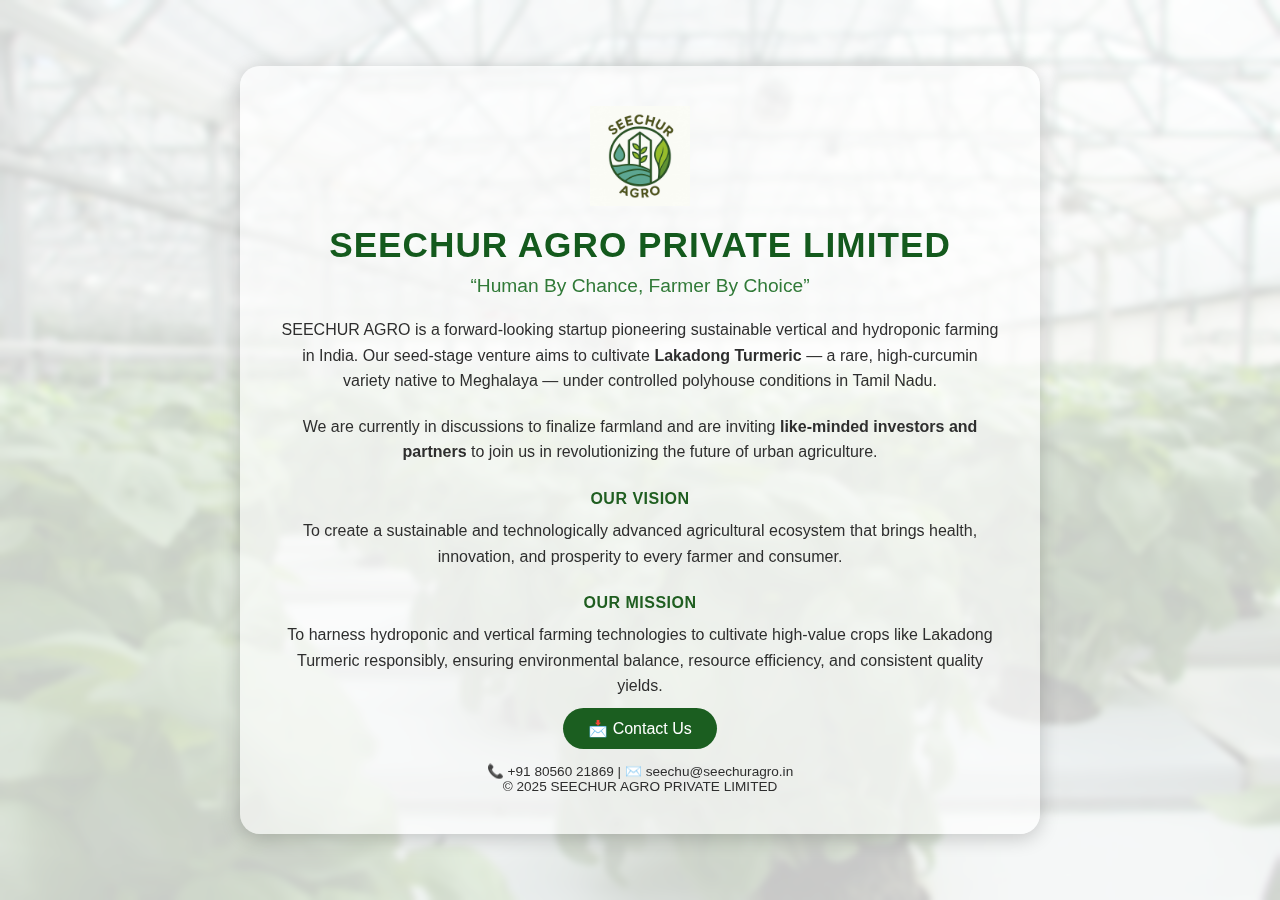
<file: index.html>
<!DOCTYPE html>
<html lang="en">
<head>
  <meta charset="UTF-8" />
  <meta name="viewport" content="width=device-width, initial-scale=1.0" />
  <title>SEECHUR AGRO PRIVATE LIMITED</title>
  <style>
    * {
      margin: 0;
      padding: 0;
      box-sizing: border-box;
      font-family: "Poppins", sans-serif;
    }

    body {
      height: 100vh;
      background: url('hydroponic-bg.jpg') center/cover no-repeat fixed;
      position: relative;
      color: #1b3d0f;
      display: flex;
      justify-content: center;
      align-items: center;
      text-align: center;
    }

    /* Soft overlay for text clarity */
    body::before {
      content: "";
      position: absolute;
      top: 0;
      left: 0;
      width: 100%;
      height: 100%;
      background: rgba(255, 255, 255, 0.78);
      backdrop-filter: blur(3px);
      z-index: 0;
    }

    .container {
      position: relative;
      z-index: 1;
      max-width: 800px;
      padding: 40px;
      background: rgba(255, 255, 255, 0.6);
      border-radius: 20px;
      box-shadow: 0 4px 20px rgba(0, 0, 0, 0.2);
    }

    h1 {
      color: #145a1d;
      font-size: 2.2em;
      margin-bottom: 10px;
      text-transform: uppercase;
      letter-spacing: 1px;
    }

    h2 {
      font-weight: 500;
      color: #317a38;
      font-size: 1.2em;
      margin-bottom: 20px;
    }

    p {
      color: #2e2e2e;
      font-size: 1em;
      line-height: 1.6;
      margin-bottom: 20px;
    }

    .section-title {
      font-weight: 600;
      color: #1f5e20;
      margin-top: 25px;
      margin-bottom: 10px;
      text-transform: uppercase;
      letter-spacing: 0.5px;
    }

    .contact {
      background: #1b5e20;
      color: white;
      padding: 12px 25px;
      border-radius: 25px;
      text-decoration: none;
      font-weight: 500;
      transition: 0.3s;
    }

    .contact:hover {
      background: #388e3c;
    }

    footer {
      margin-top: 25px;
      font-size: 0.85em;
      color: #2e2e2e;
    }
  </style>
</head>
<body>
  <div class="container">
    <img src="logo.png" alt="Seechur Agro Logo" width="100" style="margin-bottom: 15px;" />
    <h1>SEECHUR AGRO PRIVATE LIMITED</h1>
    <h2>“Human By Chance, Farmer By Choice”</h2>

    <p>
      SEECHUR AGRO is a forward-looking startup pioneering sustainable vertical and hydroponic farming in India.
      Our seed-stage venture aims to cultivate <b>Lakadong Turmeric</b> — a rare, high-curcumin variety native to Meghalaya —
      under controlled polyhouse conditions in Tamil Nadu.
    </p>

    <p>
      We are currently in discussions to finalize farmland and are inviting <b>like-minded investors and partners</b> to join us
      in revolutionizing the future of urban agriculture.
    </p>

    <div class="section-title">Our Vision</div>
    <p>
      To create a sustainable and technologically advanced agricultural ecosystem that brings health, innovation, and
      prosperity to every farmer and consumer.
    </p>

    <div class="section-title">Our Mission</div>
    <p>
      To harness hydroponic and vertical farming technologies to cultivate high-value crops like Lakadong Turmeric
      responsibly, ensuring environmental balance, resource efficiency, and consistent quality yields.
    </p>

    <a href="mailto:seechu@seechuragro.in" class="contact">📩 Contact Us</a>
    <footer>
      📞 +91 80560 21869 | ✉️ seechu@seechuragro.in <br />
      © 2025 SEECHUR AGRO PRIVATE LIMITED
    </footer>
  </div>
</body>
</html>
</file>
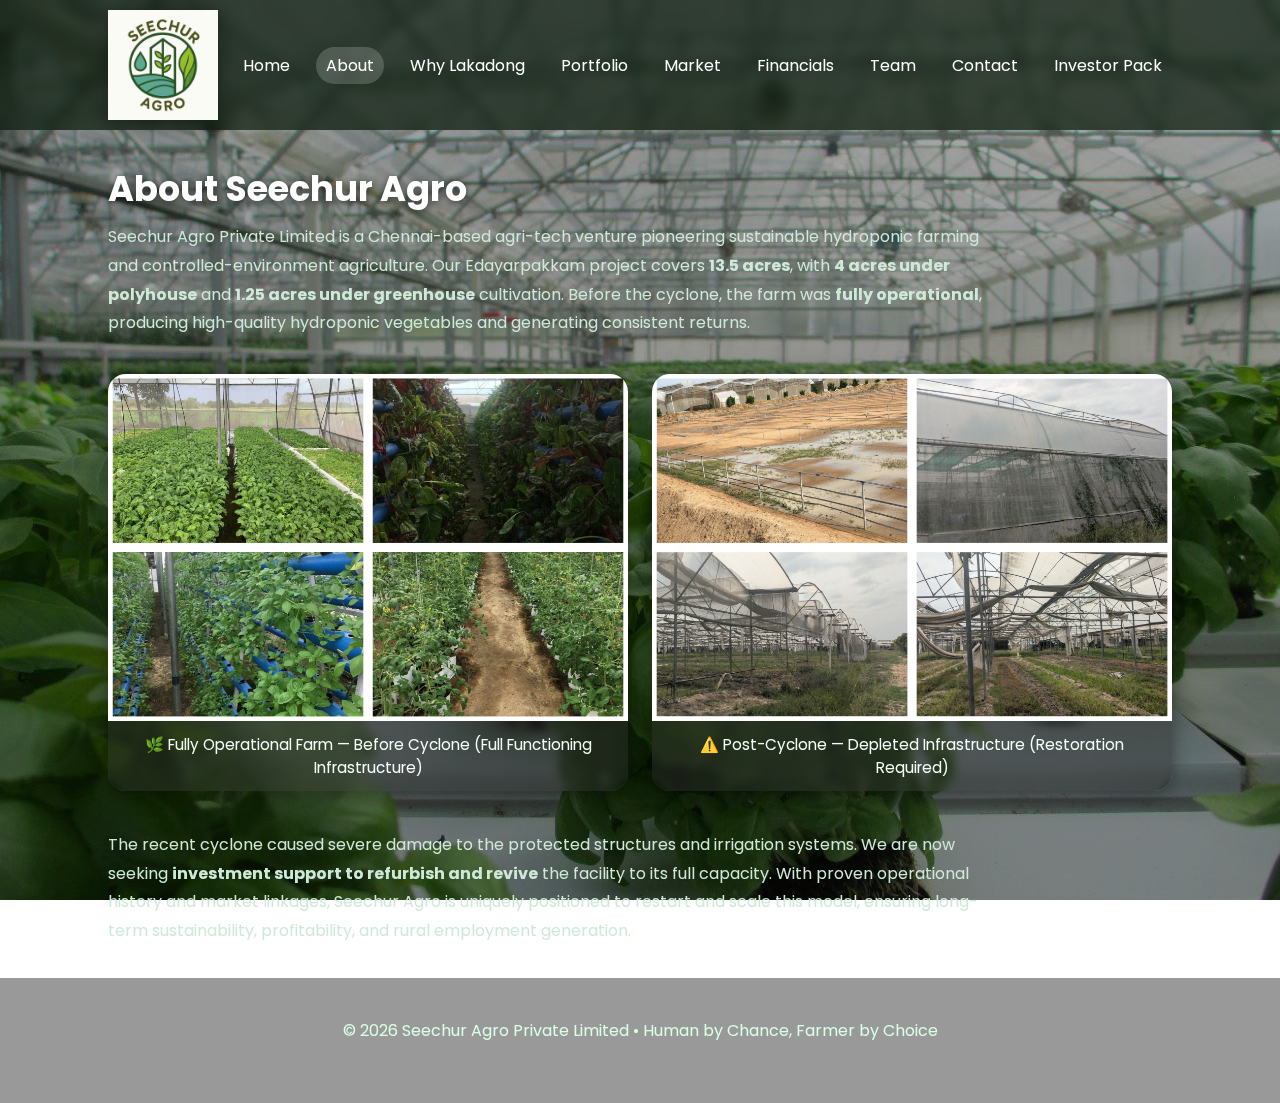
<file: about.html>
<!DOCTYPE html>
<html lang="en">
<head>
<meta charset="utf-8" />
<meta name="viewport" content="width=device-width, initial-scale=1" />
<title>About • Seechur Agro Private Limited</title>

<link rel="preconnect" href="https://fonts.googleapis.com">
<link href="https://fonts.googleapis.com/css2?family=Poppins:wght@400;600;700&display=swap" rel="stylesheet">

<style>
  :root{
    --text:#f3fff6;
    --muted:#cfe9d8;
    --accent:#1f7a4d;
    --nav-bg:rgba(10,25,10,0.7);
    --max:1100px;
  }
  *{box-sizing:border-box;margin:0;padding:0}
  body{
    font-family:'Poppins',system-ui,-apple-system,"Segoe UI",Roboto,Arial;
    color:var(--text);
    min-height:100vh;
  }

  body::before{
    content:""; position:fixed; inset:0; z-index:-1;
    background:
      linear-gradient(180deg, rgba(0,0,0,.3), rgba(0,0,0,.4)),
      url('hydroponic-bg.jpg?v=7') center/cover no-repeat;
    filter:saturate(1.1) brightness(0.95);
  }

  .site-nav{
    position:sticky; top:0; z-index:50;
    background:var(--nav-bg); backdrop-filter:blur(6px);
  }
  .nav-inner{
    max-width:var(--max); margin:0 auto;
    padding:10px 18px; display:flex; align-items:center; gap:14px;
  }
  .brand img{
    width:110px; height:auto; object-fit:contain; display:block;
    filter:drop-shadow(0 4px 12px rgba(0,0,0,.45));
  }

  .menu{margin-left:auto;display:flex;gap:16px;flex-wrap:wrap}
  .menu a{
    color:#ffffff;
    text-decoration:none;
    padding:6px 10px;
    border-radius:999px;
    transition:.25s;
  }
  .menu a:hover,.menu a.active{
    background:rgba(255,255,255,0.18);
  }

  .container{max-width:var(--max);margin:0 auto;padding:32px 18px;}
  h1{
    font-size:2.2rem;
    font-weight:700;
    margin-bottom:8px;
    color:#ffffff;
    text-shadow:0 2px 8px rgba(0,0,0,.55);
  }
  .intro{
    max-width:900px;
    line-height:1.8;
    color:var(--muted);
    margin-bottom:36px;
  }

  /* Image cards */
  .photo-grid{
    display:grid;
    grid-template-columns:repeat(auto-fit,minmax(300px,1fr));
    gap:24px;
    margin-bottom:40px;
  }
  figure{
    position:relative;
    overflow:hidden;
    border-radius:18px;
    background:rgba(255,255,255,0.12);
    box-shadow:0 4px 20px rgba(0,0,0,0.4);
  }
  figure img{
    width:100%;
    height:auto;
    display:block;
    transition:transform 0.4s ease;
  }
  figure:hover img{
    transform:scale(1.03);
  }
  figcaption{
    padding:12px;
    font-size:0.95rem;
    text-align:center;
    color:#f3fff6;
    background:rgba(0,0,0,0.35);
    backdrop-filter:blur(4px);
  }

  .closing{
    max-width:900px;
    line-height:1.8;
    color:var(--muted);
    margin-top:20px;
  }

  footer{
    text-align:center;
    color:#d9ffe6;
    padding:40px 12px 60px;
    background:rgba(0,0,0,0.4);
    backdrop-filter:blur(4px);
  }

  @media (max-width:720px){
    .brand img{width:84px;}
    h1{font-size:1.9rem;}
    .nav-inner{padding:10px 12px;}
  }
</style>
</head>
<body>

<nav class="site-nav">
  <div class="nav-inner">
    <a class="brand" href="index.html">
      <img src="logo.png?v=7" alt="Seechur Agro logo">
    </a>
    <div class="menu">
      <a href="index.html">Home</a>
      <a class="active" href="about.html">About</a>
      <a href="why-lakadong.html">Why Lakadong</a>
      <a href="portfolio.html">Portfolio</a>
      <a href="market.html">Market</a>
      <a href="financials.html">Financials</a>
      <a href="team.html">Team</a>
      <a href="contact.html">Contact</a>
      <a href="investor-pack.html">Investor Pack</a>
    </div>
  </div>
</nav>

<main class="container">
  <h1>About Seechur Agro</h1>
  <p class="intro">
    Seechur Agro Private Limited is a Chennai-based agri-tech venture pioneering sustainable hydroponic farming and controlled-environment agriculture.
    Our Edayarpakkam project covers <b>13.5 acres</b>, with <b>4 acres under polyhouse</b> and <b>1.25 acres under greenhouse</b> cultivation.
    Before the cyclone, the farm was <b>fully operational</b>, producing high-quality hydroponic vegetables and generating consistent returns.
  </p>

  <div class="photo-grid">
    <figure>
      <img src="edayarpakkam-before.jpg" alt="Edayarpakkam farm before cyclone">
      <figcaption>🌿 Fully Operational Farm — Before Cyclone (Full Functioning Infrastructure)</figcaption>
    </figure>
    <figure>
      <img src="edayarpakkam-after.jpg" alt="Edayarpakkam farm after cyclone">
      <figcaption>⚠️ Post-Cyclone — Depleted Infrastructure (Restoration Required)</figcaption>
    </figure>
  </div>

  <p class="closing">
    The recent cyclone caused severe damage to the protected structures and irrigation systems.
    We are now seeking <b>investment support to refurbish and revive</b> the facility to its full capacity.
    With proven operational history and market linkages, Seechur Agro is uniquely positioned to restart and scale this model,
    ensuring long-term sustainability, profitability, and rural employment generation.
  </p>
</main>

<footer>
  © <span id="year"></span> Seechur Agro Private Limited • Human by Chance, Farmer by Choice
</footer>

<script>
(function(){
  const y=document.getElementById('year');
  if(y) y.textContent=new Date().getFullYear();
  const current=(location.pathname.split('/').pop()||'about.html').toLowerCase();
  document.querySelectorAll('.menu a').forEach(a=>{
    if(a.getAttribute('href').toLowerCase()===current) a.classList.add('active');
  });
})();
</script>
</body>
</html>
</file>
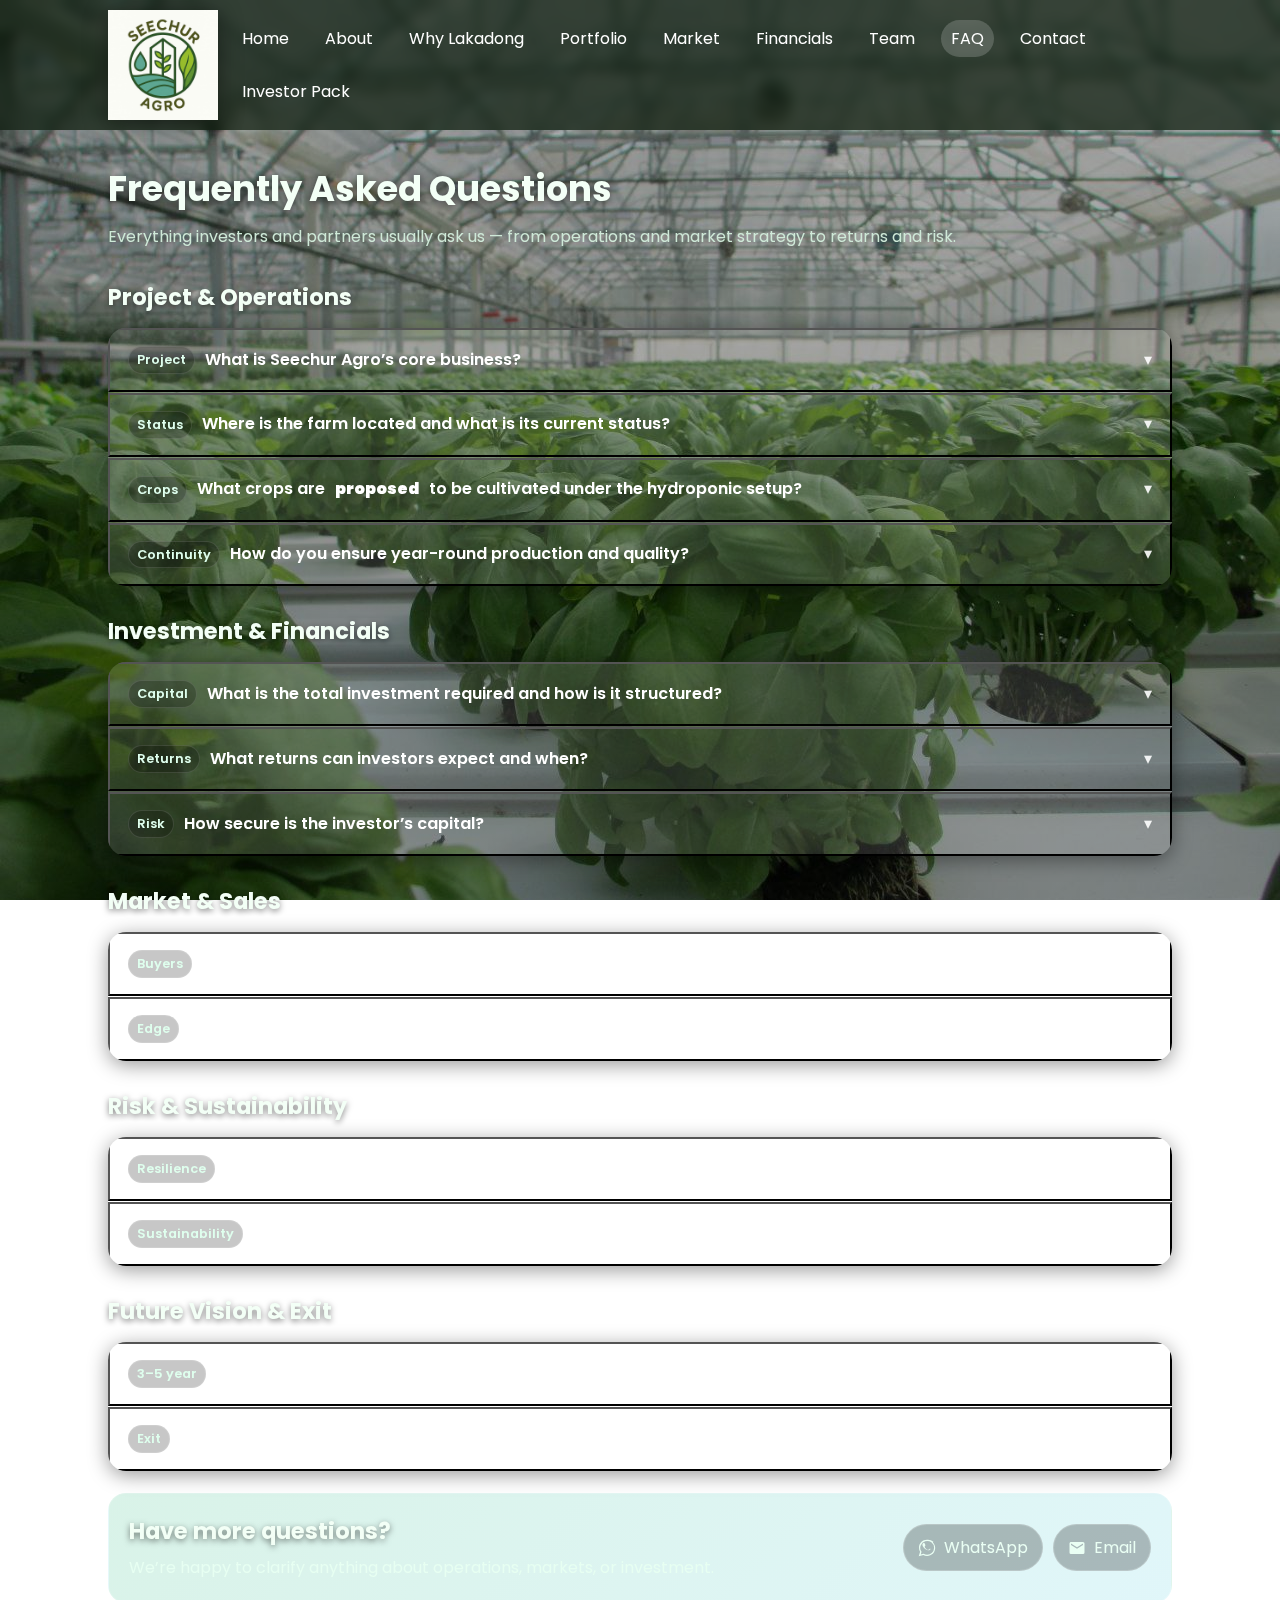
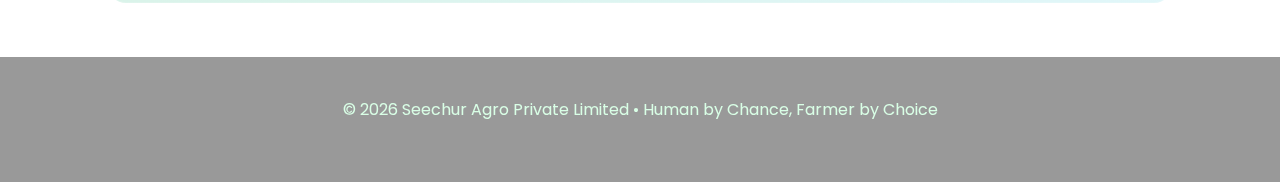
<file: faq.html>
<!DOCTYPE html>
<html lang="en">
<head>
<meta charset="utf-8" />
<meta name="viewport" content="width=device-width, initial-scale=1" />
<title>FAQ • Seechur Agro Private Limited</title>

<link rel="preconnect" href="https://fonts.googleapis.com">
<link href="https://fonts.googleapis.com/css2?family=Poppins:wght@400;600;700&display=swap" rel="stylesheet">

<style>
  :root{
    --text:#f3fff6; --muted:#cfe9d8; --nav-bg:rgba(10,25,10,0.7);
    --glass:rgba(255,255,255,.12); --max:1100px;
    --accent:#2dbb7f; --accent-2:#56cfe1; --hover:#33d18f;
  }
  *{box-sizing:border-box;margin:0;padding:0}
  body{font-family:'Poppins',system-ui,-apple-system,"Segoe UI",Roboto,Arial;color:var(--text);min-height:100vh;}
  body::before{
    content:""; position:fixed; inset:0; z-index:-1;
    background:
      linear-gradient(180deg, rgba(0,0,0,.30), rgba(0,0,0,.40)),
      url('hydroponic-bg.jpg?v=21') center/cover no-repeat;
    filter:saturate(1.05) brightness(.97);
  }

  /* NAV */
  .site-nav{position:sticky; top:0; z-index:50; background:var(--nav-bg); backdrop-filter:blur(6px);}
  .nav-inner{max-width:var(--max); margin:0 auto; padding:10px 18px; display:flex; align-items:center; gap:14px;}
  .brand img{width:110px; height:auto; object-fit:contain; display:block; filter:drop-shadow(0 4px 12px rgba(0,0,0,.45));}
  .menu{margin-left:auto; display:flex; gap:16px; flex-wrap:wrap}
  .menu a{color:#fff; text-decoration:none; padding:6px 10px; border-radius:999px; transition:.25s;}
  .menu a:hover,.menu a.active{background:rgba(255,255,255,.18)}

  /* LAYOUT */
  .container{max-width:var(--max); margin:0 auto; padding:32px 18px;}
  h1{font-size:2.2rem; font-weight:700; margin-bottom:8px; text-shadow:0 2px 8px rgba(0,0,0,.55)}
  h2{font-size:1.4rem; margin-top:28px; margin-bottom:10px; text-shadow:0 2px 6px rgba(0,0,0,.5)}
  p{line-height:1.8; color:var(--muted); margin-bottom:16px;}

  /* ACCORDION */
  .faq-section{margin-top:18px}
  .accordion{
    background:var(--glass);
    border-radius:18px; box-shadow:0 4px 20px rgba(0,0,0,.4);
    overflow:hidden; margin:14px 0; opacity:0; transform:translateY(14px);
    transition:opacity .6s ease, transform .6s ease;
  }
  .accordion.show{opacity:1; transform:translateY(0);}
  .acc-item{border-bottom:1px solid rgba(255,255,255,.14)}
  .acc-item:last-child{border-bottom:none}
  .acc-btn{
    width:100%; text-align:left; background:transparent; color:#fff;
    padding:16px 18px; font:600 1rem/1.4 Poppins, system-ui, sans-serif;
    display:flex; align-items:center; gap:10px; cursor:pointer;
  }
  .acc-btn .tag{
    padding:4px 8px; border-radius:999px; font-size:.8rem;
    background:rgba(0,0,0,.22); border:1px solid rgba(255,255,255,.12); color:#dfffee;
  }
  .acc-btn .chev{
    margin-left:auto; transition:transform .25s ease; opacity:.9;
  }
  .acc-btn.active .chev{ transform:rotate(180deg); }
  .acc-panel{
    max-height:0; overflow:hidden; transition:max-height .35s ease;
    padding:0 18px 0 18px; background:rgba(0,0,0,.15);
  }
  .acc-panel p, .acc-panel ul{color:#cfe9d8}
  .acc-panel .inner{padding:0 0 16px 0}
  .acc-panel ul{margin:10px 0 10px 20px; line-height:1.7}

  /* CTA */
  .cta{
    background:linear-gradient(135deg, rgba(45,187,127,.18), rgba(86,207,225,.18));
    border:1px solid rgba(255,255,255,.16);
    border-radius:18px; padding:20px; margin:22px 0;
    display:flex; gap:12px; flex-wrap:wrap; align-items:center; justify-content:space-between;
  }
  .btn{
    display:inline-flex; align-items:center; gap:8px; text-decoration:none;
    padding:10px 14px; border-radius:999px; border:1px solid rgba(255,255,255,.2);
    background:rgba(0,0,0,.25); color:#eafff4; transition:.2s;
  }
  .btn:hover{ transform:translateY(-1px); background:rgba(0,0,0,.35) }

  footer{text-align:center; color:#d9ffe6; padding:40px 12px 60px; background:rgba(0,0,0,.4); backdrop-filter:blur(4px)}
  @media (max-width:720px){ .brand img{width:84px;} h1{font-size:1.9rem;} .nav-inner{padding:10px 12px;} }
</style>
</head>
<body>

<nav class="site-nav">
  <div class="nav-inner">
    <a class="brand" href="index.html"><img src="logo.png?v=21" alt="Seechur Agro logo"></a>
    <div class="menu">
      <a href="index.html">Home</a>
      <a href="about.html">About</a>
      <a href="why-lakadong.html">Why Lakadong</a>
      <a href="portfolio.html">Portfolio</a>
      <a href="market.html">Market</a>
      <a href="financials.html">Financials</a>
      <a href="team.html">Team</a>
      <a class="active" href="faq.html">FAQ</a>
      <a href="contact.html">Contact</a>
      <a href="investor-pack.html">Investor Pack</a>
    </div>
  </div>
</nav>

<main class="container">
  <h1>Frequently Asked Questions</h1>
  <p>Everything investors and partners usually ask us — from operations and market strategy to returns and risk.</p>

  <!-- Section: Project & Operations -->
  <section class="faq-section">
    <h2>Project & Operations</h2>
    <div class="accordion">
      <!-- Q1 -->
      <div class="acc-item">
        <button class="acc-btn">
          <span class="tag">Project</span>
          What is Seechur Agro’s core business?
          <span class="chev">▾</span>
        </button>
        <div class="acc-panel"><div class="inner">
          <p>We are reviving a proven <b>hydroponic & protected-cultivation</b> farm at Edaiyarpakkam (TN), moving to a premium crop mix: English cucumber, microgreens, leafy greens, and <b>Lakadong turmeric</b>, with traceability and B2B-first distribution.</p>
        </div></div>
      </div>
      <!-- Q2 -->
      <div class="acc-item">
        <button class="acc-btn">
          <span class="tag">Status</span>
          Where is the farm located and what is its current status?
          <span class="chev">▾</span>
        </button>
        <div class="acc-panel"><div class="inner">
          <p>The farm is at <b>Edaiyarpakkam, Tamil Nadu</b>. It operated successfully before a cyclone event; refurbishment (cladding, fertigation, benches, electricals) is planned immediately post-investment.</p>
        </div></div>
      </div>
      <!-- Q3 (your requested wording) -->
      <div class="acc-item">
        <button class="acc-btn">
          <span class="tag">Crops</span>
          What crops are <b>proposed</b> to be cultivated under the hydroponic setup?
          <span class="chev">▾</span>
        </button>
        <div class="acc-panel"><div class="inner">
          <ul>
            <li><b>English cucumber</b> (core hydroponic line)</li>
            <li><b>Microgreens</b> (daily harvest & dispatch)</li>
            <li><b>Leafy greens</b> (supplementary, high-turn)</li>
            <li><b>Lakadong turmeric</b> (premium, nursery-to-field program)</li>
          </ul>
        </div></div>
      </div>
      <!-- Q4 -->
      <div class="acc-item">
        <button class="acc-btn">
          <span class="tag">Continuity</span>
          How do you ensure year-round production and quality?
          <span class="chev">▾</span>
        </button>
        <div class="acc-panel"><div class="inner">
          <p>Protected cultivation, fertigation automation, batch testing (residues/curcumin for Lakadong), and staggered cycles enable <b>365-day supply</b> with consistent grading and freshness.</p>
        </div></div>
      </div>
    </div>
  </section>

  <!-- Section: Investment & Financials -->
  <section class="faq-section">
    <h2>Investment & Financials</h2>
    <div class="accordion">
      <div class="acc-item">
        <button class="acc-btn">
          <span class="tag">Capital</span>
          What is the total investment required and how is it structured?
          <span class="chev">▾</span>
        </button>
        <div class="acc-panel"><div class="inner">
          <p>We are raising ~<b>₹3.0 Cr</b> for refurbishment, crop inputs, nursery setup, and working capital. We are flexible between <b>equity and/or investor debt</b>; final terms are negotiated per investor.</p>
        </div></div>
      </div>
      <div class="acc-item">
        <button class="acc-btn">
          <span class="tag">Returns</span>
          What returns can investors expect and when?
          <span class="chev">▾</span>
        </button>
        <div class="acc-panel"><div class="inner">
          <p>Aligned with our financials: microgreens revenue from <b>Day-30</b>, vegetables stabilise by <b>Month-6</b>, <b>first Lakadong cheque ~Month-7</b>, and steady-state revenue ~<b>₹5.2 Cr/year</b> from Year-3 in the base case. Exit and distributions are discussed individually.</p>
        </div></div>
      </div>
      <div class="acc-item">
        <button class="acc-btn">
          <span class="tag">Risk</span>
          How secure is the investor’s capital?
          <span class="chev">▾</span>
        </button>
        <div class="acc-panel"><div class="inner">
          <p>We prioritise <b>capital efficiency</b> (existing infra), diversified crop mix, strong B2B channels, and policy tailwinds. Instruments (equity, CCDs, revenue-share) can be structured to match investor risk appetite.</p>
        </div></div>
      </div>
    </div>
  </section>

  <!-- Section: Market & Sales -->
  <section class="faq-section">
    <h2>Market & Sales</h2>
    <div class="accordion">
      <div class="acc-item">
        <button class="acc-btn">
          <span class="tag">Buyers</span>
          Who are your target buyers and channel partners?
          <span class="chev">▾</span>
        </button>
        <div class="acc-panel"><div class="inner">
          <p>B2B-first: quick-commerce & modern retail for vegetables; <b>APEDA/Spices Board</b> aligned buyers for Lakadong turmeric (domestic premium + export).</p>
        </div></div>
      </div>
      <div class="acc-item">
        <button class="acc-btn">
          <span class="tag">Edge</span>
          What differentiates Seechur Agro from other hydroponic farms?
          <span class="chev">▾</span>
        </button>
        <div class="acc-panel"><div class="inner">
          <ul>
            <li>Existing infrastructure → faster restart, lower capex/ton</li>
            <li>Balanced portfolio: cash-flow veg + high-value Lakadong</li>
            <li>Traceability & testing to meet modern trade/ex-requirements</li>
          </ul>
        </div></div>
      </div>
    </div>
  </section>

  <!-- Section: Risk & Sustainability -->
  <section class="faq-section">
    <h2>Risk & Sustainability</h2>
    <div class="accordion">
      <div class="acc-item">
        <button class="acc-btn">
          <span class="tag">Resilience</span>
          How did the cyclone impact the farm and what’s the plan now?
          <span class="chev">▾</span>
        </button>
        <div class="acc-panel"><div class="inner">
          <p>Pre-cyclone, the farm ran well. Post-cyclone degradation requires refurbishment (polyhouse cladding, fertigation, benches, power). The plan is a <b>0–3 month</b> refurb, then quick crop ramp-up.</p>
        </div></div>
      </div>
      <div class="acc-item">
        <button class="acc-btn">
          <span class="tag">Sustainability</span>
          What are your quality and sustainability practices?
          <span class="chev">▾</span>
        </button>
        <div class="acc-panel"><div class="inner">
          <ul>
            <li>Hydroponics (lower water footprint) + rainwater reuse</li>
            <li>Solar-assisted power; hygienic grading & packing</li>
            <li>Batch testing for residues & curcumin (Lakadong)</li>
            <li>Organic certification roadmap post-restoration</li>
          </ul>
        </div></div>
      </div>
    </div>
  </section>

  <!-- Section: Future Vision & Exit -->
  <section class="faq-section">
    <h2>Future Vision & Exit</h2>
    <div class="accordion">
      <div class="acc-item">
        <button class="acc-btn">
          <span class="tag">3–5 year</span>
          What is your medium-term plan?
          <span class="chev">▾</span>
        </button>
        <div class="acc-panel"><div class="inner">
          <p>Stabilise vegetables & microgreens; scale <b>Lakadong acreage</b>; deepen B2B contracts; explore <b>value-added</b> Lakadong (powders/extracts) and export certifications.</p>
        </div></div>
      </div>
      <div class="acc-item">
        <button class="acc-btn">
          <span class="tag">Exit</span>
          What is the proposed investor exit approach?
          <span class="chev">▾</span>
        </button>
        <div class="acc-panel"><div class="inner">
          <p>Exit to be negotiated — options include buy-back, strategic sale, or secondary to new investors. Valuation guideposts in our Financials (e.g., earnings multiple at steady state).</p>
        </div></div>
      </div>
    </div>
  </section>

  <!-- Have more questions -->
  <section class="cta">
    <div>
      <h2 style="margin:0 0 6px 0">Have more questions?</h2>
      <p style="margin:0; color:#e7fff2">We’re happy to clarify anything about operations, markets, or investment.</p>
    </div>
    <div style="display:flex; gap:10px; flex-wrap:wrap;">
      <a class="btn" href="https://wa.me/918056021869" target="_blank" rel="noopener" aria-label="Chat on WhatsApp">
        <!-- WhatsApp icon -->
        <svg width="18" height="18" viewBox="0 0 24 24" fill="#eafff4" aria-hidden="true"><path d="M20.5 3.5A11.8 11.8 0 0012 1C6 1 1.3 5.7 1.3 11.6c0 2 .5 3.8 1.5 5.5L1 23l6-1.7c1.6.9 3.4 1.4 5.2 1.4 6 0 10.7-4.7 10.7-10.6 0-2.8-1.1-5.5-3-7.4zM12.2 21c-1.7 0-3.3-.5-4.7-1.3l-.3-.2-3.5 1 1-3.4-.2-.3A9.2 9.2 0 1121.4 12a9.2 9.2 0 01-9.2 9zm5.3-6.8c-.3-.2-1.8-.9-2.1-1-.3-.1-.5-.2-.7.2s-.8 1-1 1.1-.4.1-.7 0c-.3-.2-1.2-.5-2.3-1.6-1-.9-1.6-2-1.8-2.3-.2-.3 0-.5.1-.7l.5-.6c.2-.2.2-.4.3-.6 0-.2 0-.4 0-.6 0-.2-.7-1.7-1-2.3-.2-.6-.5-.5-.7-.5h-.6c-.2 0-.5.1-.7.3-.2.3-.9.9-.9 2.1 0 1.2.9 2.4 1 2.6.2.2 1.8 2.8 4.4 3.9 2.7 1.2 2.7.8 3.2.8.5 0 1.6-.7 1.8-1.3.2-.6.2-1.1.1-1.3-.1-.2-.3-.2-.6-.4z"/></svg>
        WhatsApp
      </a>
      <a class="btn" href="mailto:seechu@seechuragro.in" aria-label="Email us">
        <!-- Mail icon -->
        <svg width="18" height="18" viewBox="0 0 24 24" fill="#eafff4" aria-hidden="true"><path d="M20 4H4c-1.1 0-2 .9-2 2v12a2 2 0 002 2h16a2 2 0 002-2V6a2 2 0 00-2-2zm0 4l-8 5-8-5V6l8 5 8-5v2z"/></svg>
        Email
      </a>
    </div>
  </section>
</main>

<footer>
  © <span id="year"></span> Seechur Agro Private Limited • Human by Chance, Farmer by Choice
</footer>

<script>
(function(){
  // active menu + year
  const y=document.getElementById('year');
  if(y) y.textContent=new Date().getFullYear();
  const current=(location.pathname.split('/').pop()||'faq.html').toLowerCase();
  document.querySelectorAll('.menu a').forEach(a=>{
    if(a.getAttribute('href').toLowerCase()===current) a.classList.add('active');
  });

  // accordion
  document.querySelectorAll('.accordion').forEach(acc => acc.classList.add('show'));
  document.querySelectorAll('.acc-btn').forEach(btn=>{
    btn.addEventListener('click', ()=>{
      btn.classList.toggle('active');
      const panel=btn.nextElementSibling;
      if(panel.style.maxHeight){
        panel.style.maxHeight=null;
      }else{
        panel.style.maxHeight = panel.scrollHeight + 'px';
      }
    });
  });
})();
</script>
</body>
</html>
</file>
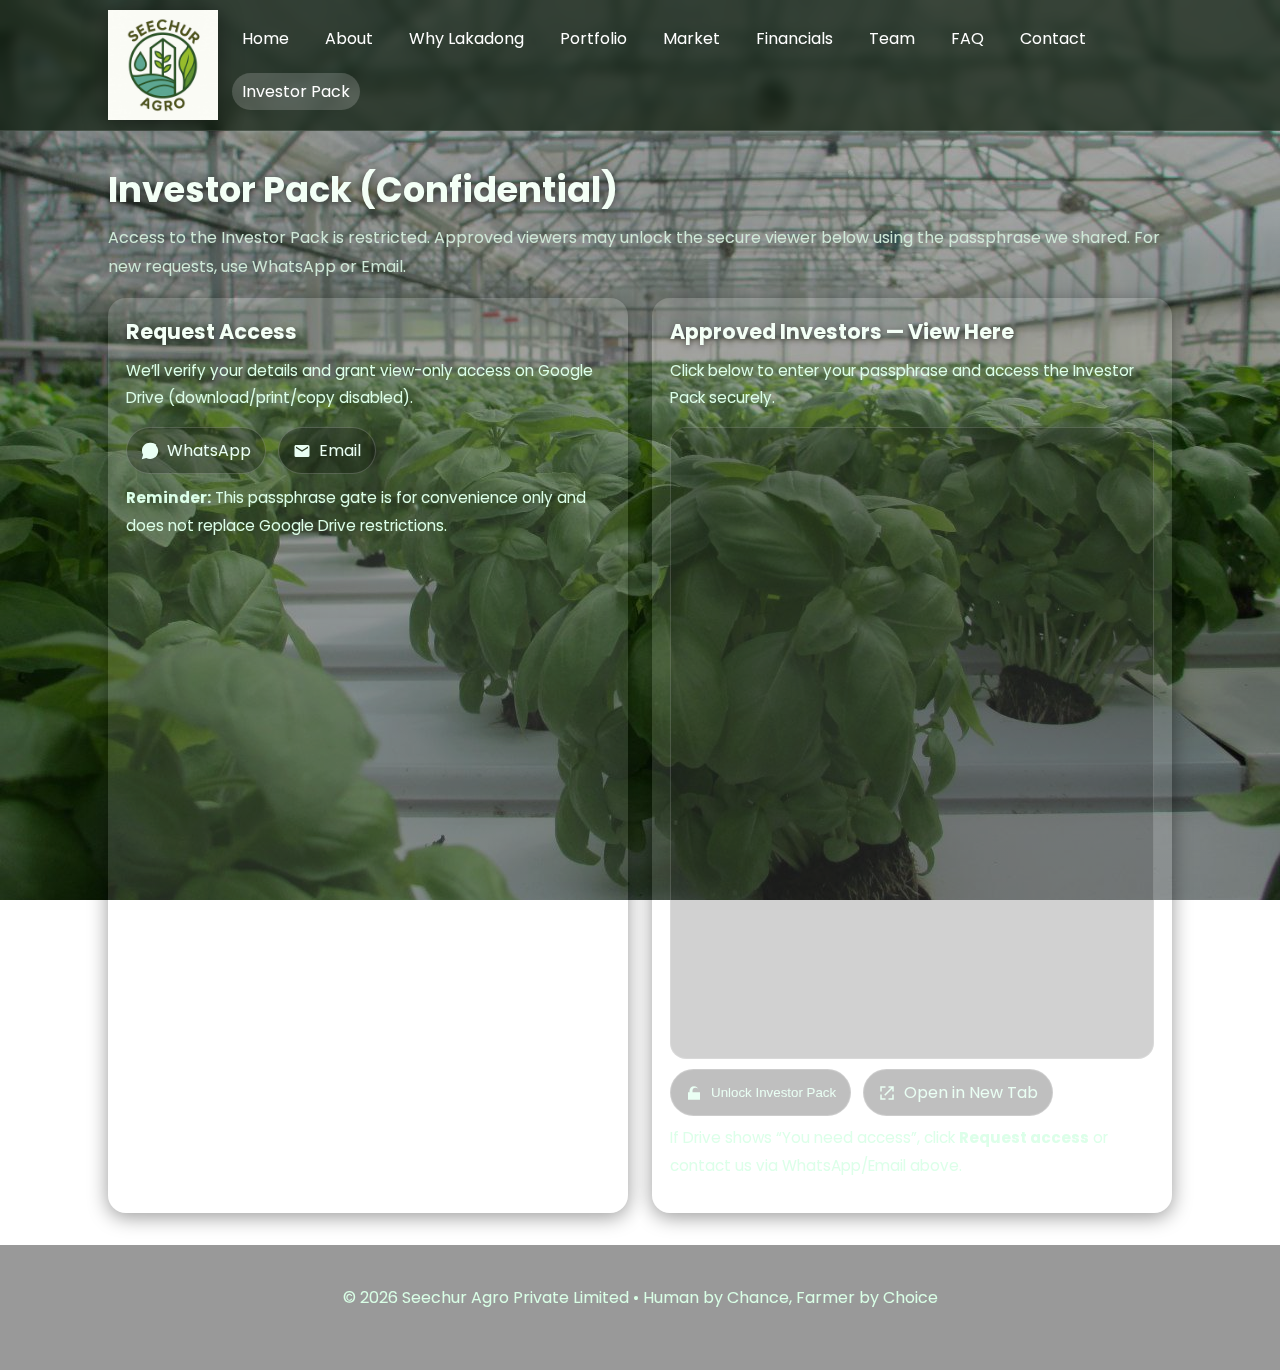
<file: investor-pack.html>
<!DOCTYPE html>
<html lang="en">
<head>
<meta charset="utf-8" />
<meta name="viewport" content="width=device-width, initial-scale=1" />
<title>Investor Pack • Seechur Agro Private Limited</title>

<link rel="preconnect" href="https://fonts.googleapis.com">
<link href="https://fonts.googleapis.com/css2?family=Poppins:wght@400;600;700&display=swap" rel="stylesheet">

<style>
  :root{
    --text:#f3fff6; --muted:#cfe9d8;
    --nav-bg:rgba(10,25,10,0.7);  /* desktop glass */
    --nav-solid:#1b4332;          /* mobile drawer solid */
    --glass:rgba(255,255,255,.12);
    --max:1100px;
    --accent:#2dbb7f; --hover:#33d18f;
  }
  *{box-sizing:border-box;margin:0;padding:0}
  body{font-family:'Poppins',system-ui,-apple-system,"Segoe UI",Roboto,Arial;color:var(--text);min-height:100vh;}
  body::before{
    content:""; position:fixed; inset:0; z-index:-1;
    background:
      linear-gradient(180deg, rgba(0,0,0,.30), rgba(0,0,0,.40)),
      url('hydroponic-bg.jpg?v=29') center/cover no-repeat;
    filter:saturate(1.05) brightness(.97);
  }

  /* ===== NAV (desktop) ===== */
  .site-nav{position:sticky; top:0; z-index:60; background:var(--nav-bg); backdrop-filter:blur(6px); border-bottom:1px solid rgba(255,255,255,.12)}
  .nav-inner{max-width:var(--max); margin:0 auto; padding:10px 18px; display:flex; align-items:center; gap:14px;}
  .brand{display:flex; align-items:center; text-decoration:none}
  .brand img{width:110px; height:auto; object-fit:contain; display:block; filter:drop-shadow(0 4px 12px rgba(0,0,0,.45))}
  .menu{margin-left:auto; display:flex; gap:16px; flex-wrap:wrap}
  .menu a{color:#fff; text-decoration:none; padding:6px 10px; border-radius:999px; transition:.25s;}
  .menu a:hover,.menu a.active{background:rgba(255,255,255,.18)}

  /* ===== Mobile drawer ===== */
  .nav-toggle{
    display:none; margin-left:auto;
    border:1px solid rgba(255,255,255,.28);
    background:rgba(0,0,0,.25); color:#eafff5;
    padding:8px 12px; border-radius:10px; cursor:pointer;
  }
  .nav-overlay{display:none;}
  @media (max-width:768px){
    .nav-inner{padding:10px 12px}
    .brand img{width:84px}
    .nav-toggle{display:inline-block}
    .menu{
      position:fixed; top:0; right:-80%;
      width:80%; height:100vh; margin:0;
      display:flex; flex-direction:column; gap:8px;
      padding:18px;
      background:var(--nav-solid);
      border-left:1px solid rgba(255,255,255,.18);
      box-shadow:-10px 0 24px rgba(0,0,0,.45);
      transition:right .28s ease-in-out;
    }
    .menu a{padding:12px 14px; border:1px solid rgba(255,255,255,.16); background:rgba(255,255,255,.06)}
    .site-nav.open .menu{ right:0; }
    .nav-overlay{
      position:fixed; inset:0; z-index:58;
      display:none; background:rgba(0,0,0,.55); backdrop-filter:blur(2px);
    }
    .site-nav.open + .nav-overlay{ display:block; }
  }

  /* Layout */
  .container{max-width:var(--max); margin:0 auto; padding:32px 18px;}
  h1{font-size:2.2rem; font-weight:700; margin-bottom:8px; text-shadow:0 2px 8px rgba(0,0,0,.55)}
  h2{font-size:1.3rem; margin:16px 0 10px 0; text-shadow:0 2px 6px rgba(0,0,0,.5)}
  p{line-height:1.8; color:var(--muted); margin-bottom:16px;}
  .hint{font-size:.95rem; color:#dcffe9}

  .grid{display:grid; gap:24px; grid-template-columns:repeat(auto-fit,minmax(320px,1fr));}
  .card{
    background:var(--glass); border-radius:18px; box-shadow:0 4px 20px rgba(0,0,0,.4); padding:18px;
    opacity:0; transform:translateY(14px); transition:opacity .7s ease, transform .7s ease;
  }
  .card.show{opacity:1; transform:translateY(0);}

  .btn{
    display:inline-flex; align-items:center; gap:8px; text-decoration:none;
    padding:10px 14px; border-radius:999px; border:1px solid rgba(255,255,255,.2);
    background:rgba(0,0,0,.25); color:#eafff4; transition:.2s; cursor:pointer;
  }
  .btn:hover{ transform:translateY(-1px); background:rgba(0,0,0,.35) }
  .btn svg{width:18px; height:18px; fill:#eafff4}
  .buttons{display:flex; gap:12px; flex-wrap:wrap}

  /* Viewer */
  .viewer{background:rgba(0,0,0,.18); border:1px solid rgba(255,255,255,.16); border-radius:16px; overflow:hidden; position:relative}
  .viewer iframe{display:block; width:100%; height:70vh; border:0;}
  .blurred{filter:blur(6px); pointer-events:none; user-select:none;}

  /* Passphrase modal (overlay above drawer) */
  .lock-overlay{
    position:fixed; inset:0; display:none; place-items:center;
    background:rgba(0,0,0,.55); backdrop-filter:blur(4px); z-index:70;
  }
  .lock-card{
    width:min(520px,92vw); background:rgba(255,255,255,.12); color:#eafff4;
    border:1px solid rgba(255,255,255,.22); border-radius:18px; padding:20px;
    box-shadow:0 10px 30px rgba(0,0,0,.5);
  }
  .lock-card h3{margin:0 0 6px 0; font-size:1.25rem}
  .lock-card p{margin:0 0 12px 0; color:#d8ffee}
  .field{display:flex; gap:10px; margin-top:6px}
  .field input{
    flex:1; padding:10px 12px; border-radius:12px; border:1px solid rgba(255,255,255,.25);
    background:rgba(0,0,0,.25); color:#fff; outline:none;
  }
  .error{color:#ffd2d2; font-size:.95rem; margin-top:8px; min-height:1.2em}
  .note{font-size:.9rem; color:#d6ffea; margin-top:10px}

  footer{text-align:center; color:#d9ffe6; padding:40px 12px 60px; background:rgba(0,0,0,.4); backdrop-filter:blur(4px)}
</style>
</head>
<body>

<!-- ===== Navbar with mobile drawer ===== -->
<nav class="site-nav" id="siteNav">
  <div class="nav-inner">
    <a class="brand" href="index.html"><img src="logo.png?v=29" alt="Seechur Agro logo"></a>

    <!-- Mobile hamburger -->
    <button class="nav-toggle" id="navToggle" aria-expanded="false" aria-controls="mobileMenu" aria-label="Open Menu">☰ Menu</button>

    <!-- Menu (drawer on mobile) -->
    <div class="menu" id="mobileMenu">
      <a href="index.html">Home</a>
      <a href="about.html">About</a>
      <a href="why-lakadong.html">Why Lakadong</a>
      <a href="portfolio.html">Portfolio</a>
      <a href="market.html">Market</a>
      <a href="financials.html">Financials</a>
      <a href="team.html">Team</a>
      <a href="faq.html">FAQ</a>
      <a href="contact.html">Contact</a>
      <a class="active" href="investor-pack.html">Investor Pack</a>
    </div>
  </div>
</nav>
<div class="nav-overlay" id="navOverlay"></div>

<main class="container">
  <h1>Investor Pack (Confidential)</h1>
  <p>
    Access to the Investor Pack is restricted. Approved viewers may unlock the secure viewer below using the passphrase we shared.
    For new requests, use WhatsApp or Email.
  </p>

  <section class="grid">
    <!-- Request Access -->
    <div class="card">
      <h2 style="margin-top:0">Request Access</h2>
      <p class="hint">We’ll verify your details and grant view-only access on Google Drive (download/print/copy disabled).</p>
      <div class="buttons">
        <a class="btn" href="https://wa.me/918056021869?text=Hello%20Seechur%20Agro%2C%20please%20grant%20me%20access%20to%20the%20Investor%20Pack." target="_blank" rel="noopener">
          <svg viewBox="0 0 24 24"><path d="M20.5 3.5A11.8 11.8 0 0012 1C6 1 1.3 5.7 1.3 11.6c0 2 .5 3.8 1.5 5.5L1 23l6-1.7c1.6.9 3.4 1.4 5.2 1.4 6 0 10.7-4.7 10.7-10.6 0-2.8-1.1-5.5-3-7.4z"/></svg>
          WhatsApp
        </a>
        <a class="btn" href="mailto:seechu@seechuragro.in?subject=Investor%20Pack%20Access%20Request&body=Hello%20Seechur%20Agro%2C%0A%0APlease%20grant%20me%20access%20to%20the%20Investor%20Pack.%0A%0AName%3A%0ACompany%3A%0AEmail%3A%0APhone%3A%0A">
          <svg viewBox="0 0 24 24"><path d="M20 4H4c-1.1 0-2 .9-2 2v12a2 2 0 002 2h16a2 2 0 002-2V6a2 2 0 00-2-2zm0 4l-8 5-8-5V6l8 5 8-5v2z"/></svg>
          Email
        </a>
      </div>
      <p class="hint" style="margin-top:10px"><b>Reminder:</b> This passphrase gate is for convenience only and does not replace Google Drive restrictions.</p>
    </div>

    <!-- Secure Viewer -->
    <div class="card">
      <h2 style="margin-top:0">Approved Investors — View Here</h2>
      <p class="hint">Click below to enter your passphrase and access the Investor Pack securely.</p>

      <div class="viewer">
        <iframe id="driveFrame" class="blurred" src="about:blank" allow="autoplay" referrerpolicy="no-referrer-when-downgrade" title="Seechur Agro Investor Pack"></iframe>
      </div>

      <div class="buttons" style="margin-top:10px">
        <button class="btn" id="openLockBtn">
          <svg viewBox="0 0 24 24"><path d="M12 17a2 2 0 100-4 2 2 0 000 4zm6-6V9a6 6 0 10-12 0v2H4v10h16V11h-2zm-8-2a4 4 0 118 0v2H10V9z"/></svg>
          Unlock Investor Pack
        </button>

        <a class="btn" id="openNew" href="#" target="_blank" rel="noopener">
          <svg viewBox="0 0 24 24"><path d="M14 3h7v7h-2V6.41l-9.29 9.3-1.42-1.42 9.3-9.29H14V3z"/><path d="M5 5h5V3H3v7h2V5zm0 14h5v2H3v-7h2v5zm14-5h2v7h-7v-2h5v-5z"/></svg>
          Open in New Tab
        </a>
      </div>

      <p class="hint" style="margin-top:8px">
        If Drive shows “You need access”, click <b>Request access</b> or contact us via WhatsApp/Email above.
      </p>
    </div>
  </section>
</main>

<!-- Passphrase Modal -->
<div class="lock-overlay" id="lock">
  <div class="lock-card">
    <h3>Enter Passphrase</h3>
    <p>We’ve shared a passphrase with approved investors. Enter it to unlock the viewer.</p>
    <div class="field">
      <input id="pass" type="password" placeholder="Passphrase">
      <button class="btn" id="unlockBtn">Unlock</button>
    </div>
    <div class="error" id="error"></div>
    <div class="note">Note: This is a light, client-side gate for convenience. Sensitive files are protected in Google Drive.</div>
  </div>
</div>

<footer>
  © <span id="year"></span> Seechur Agro Private Limited • Human by Chance, Farmer by Choice
</footer>

<script>
(function(){
  // Footer year
  const y=document.getElementById('year');
  if(y) y.textContent=new Date().getFullYear();

  // Fade-in cards
  const cards=[...document.querySelectorAll('.card')];
  const io=new IntersectionObserver((entries)=>{
    entries.forEach(e=>{ if(e.isIntersecting){ e.target.classList.add('show'); io.unobserve(e.target);} });
  },{threshold:0.18});
  cards.forEach(c=>io.observe(c));

  // ===== Mobile drawer logic (same as Home) =====
  const nav = document.getElementById('siteNav');
  const toggle = document.getElementById('navToggle');
  const overlay = document.getElementById('navOverlay');

  function openMenu(){ nav.classList.add('open'); if(toggle) toggle.setAttribute('aria-expanded','true'); document.body.style.overflow='hidden'; }
  function closeMenu(){ nav.classList.remove('open'); if(toggle) toggle.setAttribute('aria-expanded','false'); document.body.style.overflow=''; }

  if(toggle){
    toggle.addEventListener('click', ()=> nav.classList.contains('open') ? closeMenu() : openMenu());
  }
  if(overlay){ overlay.addEventListener('click', closeMenu); }
  document.addEventListener('keydown', (e)=>{ if(e.key==='Escape') closeMenu(); });

  // ===== Password Gate =====
  const PASSPHRASE = 'SEECHUR2025';
  const FILE_ID = '1rZK3yYDvwY2PILsvfUz6E6SYQ8K0FzPK';

  const lock = document.getElementById('lock');
  const input = document.getElementById('pass');
  const err = document.getElementById('error');
  const btn = document.getElementById('unlockBtn');
  const frame = document.getElementById('driveFrame');
  const openNew = document.getElementById('openNew');
  const openLockBtn = document.getElementById('openLockBtn');

  function openViewer(){
    const src = `https://drive.google.com/file/d/${FILE_ID}/preview`;
    frame.src = src;
    frame.classList.remove('blurred');
    if(openNew) openNew.href = src;
  }

  // Show passphrase modal only on click
  openLockBtn.addEventListener('click', ()=>{
    closeMenu();                 // ensure drawer is closed first on mobile
    lock.style.display='grid';
    input.focus();
  });

  // Unlock logic
  btn.addEventListener('click', ()=>{
    const val = (input.value || '').trim();
    if(!val){ err.textContent = 'Please enter the passphrase.'; return; }
    if(val === PASSPHRASE){
      lock.style.display='none';
      openViewer();
    }else{
      err.textContent = 'Incorrect passphrase. Please try again or request access.';
    }
  });

  input.addEventListener('keydown',(e)=>{ if(e.key==='Enter') btn.click(); });

  // Close modal on outside click or Esc
  lock.addEventListener('click',(e)=>{ if(e.target===lock) lock.style.display='none'; });
  document.addEventListener('keydown',e=>{ if(e.key==='Escape') lock.style.display='none'; });
})();
</script>
</body>
</html>
</file>
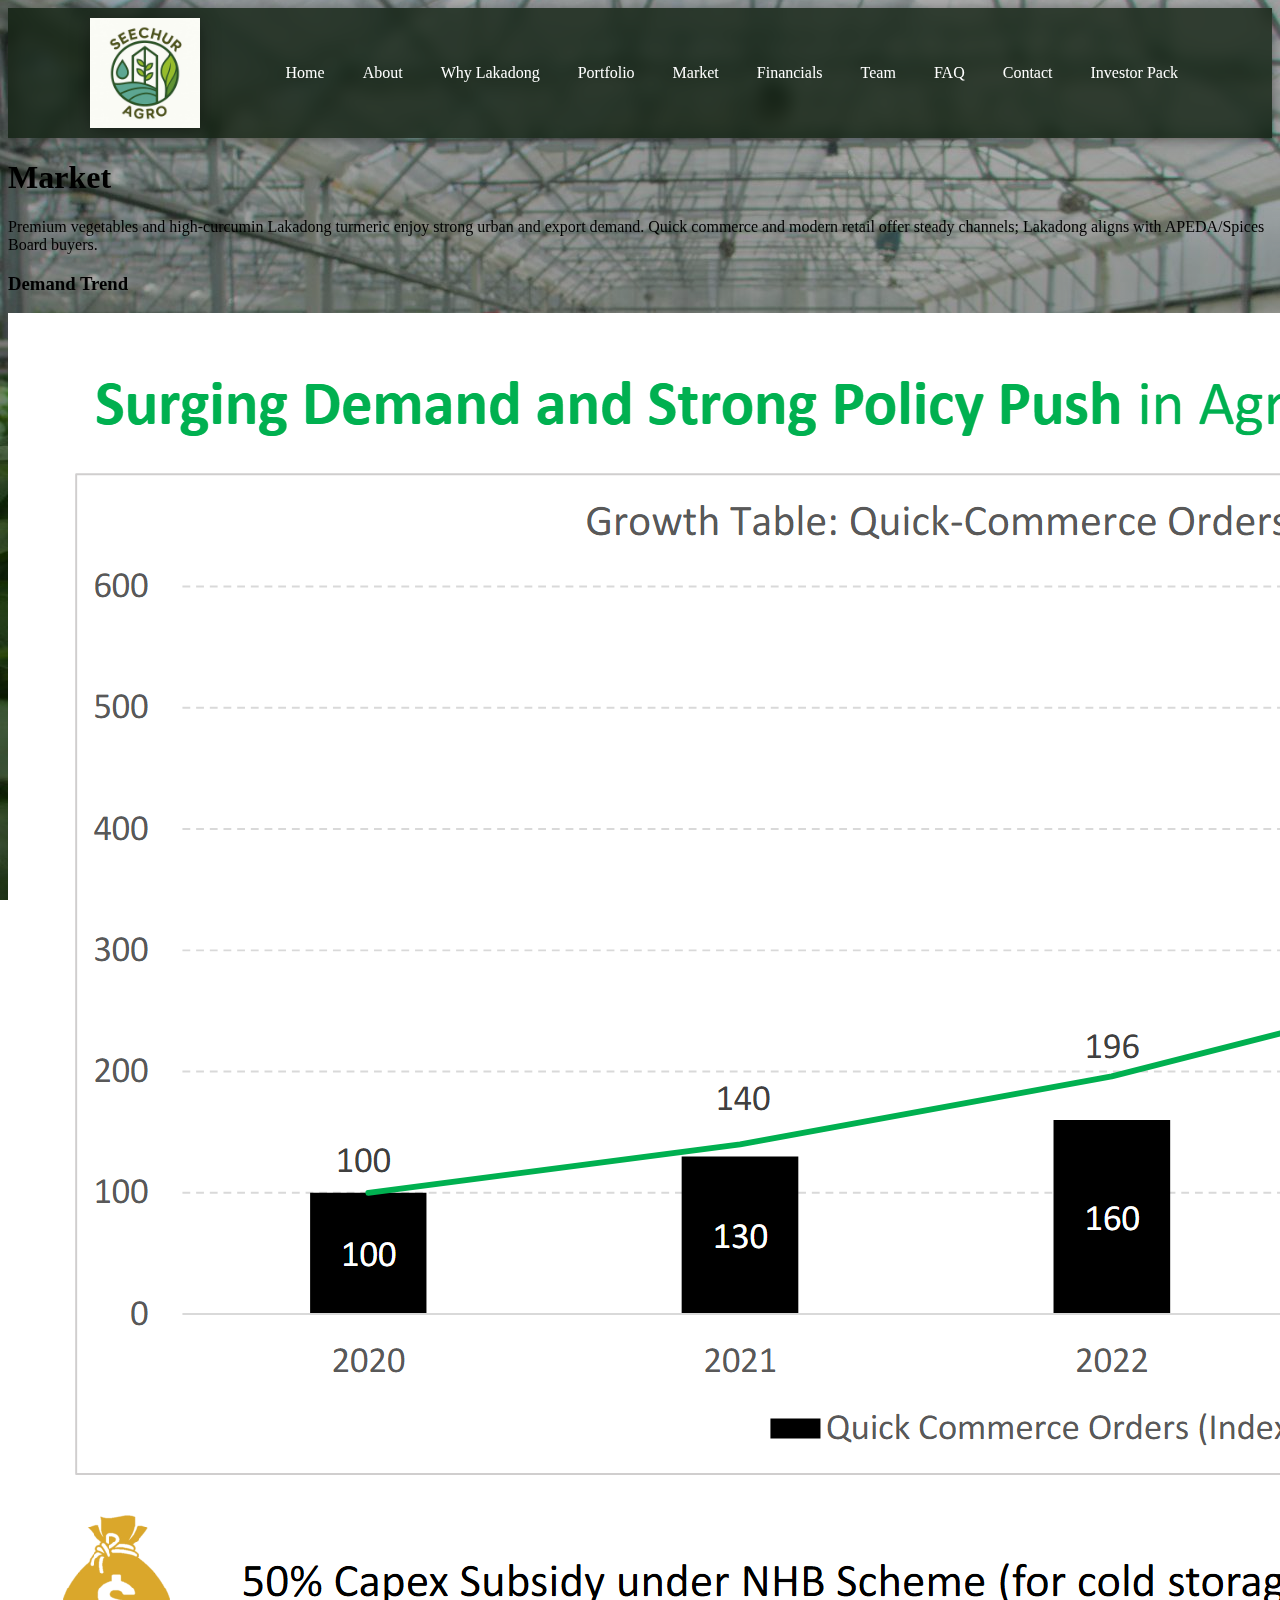
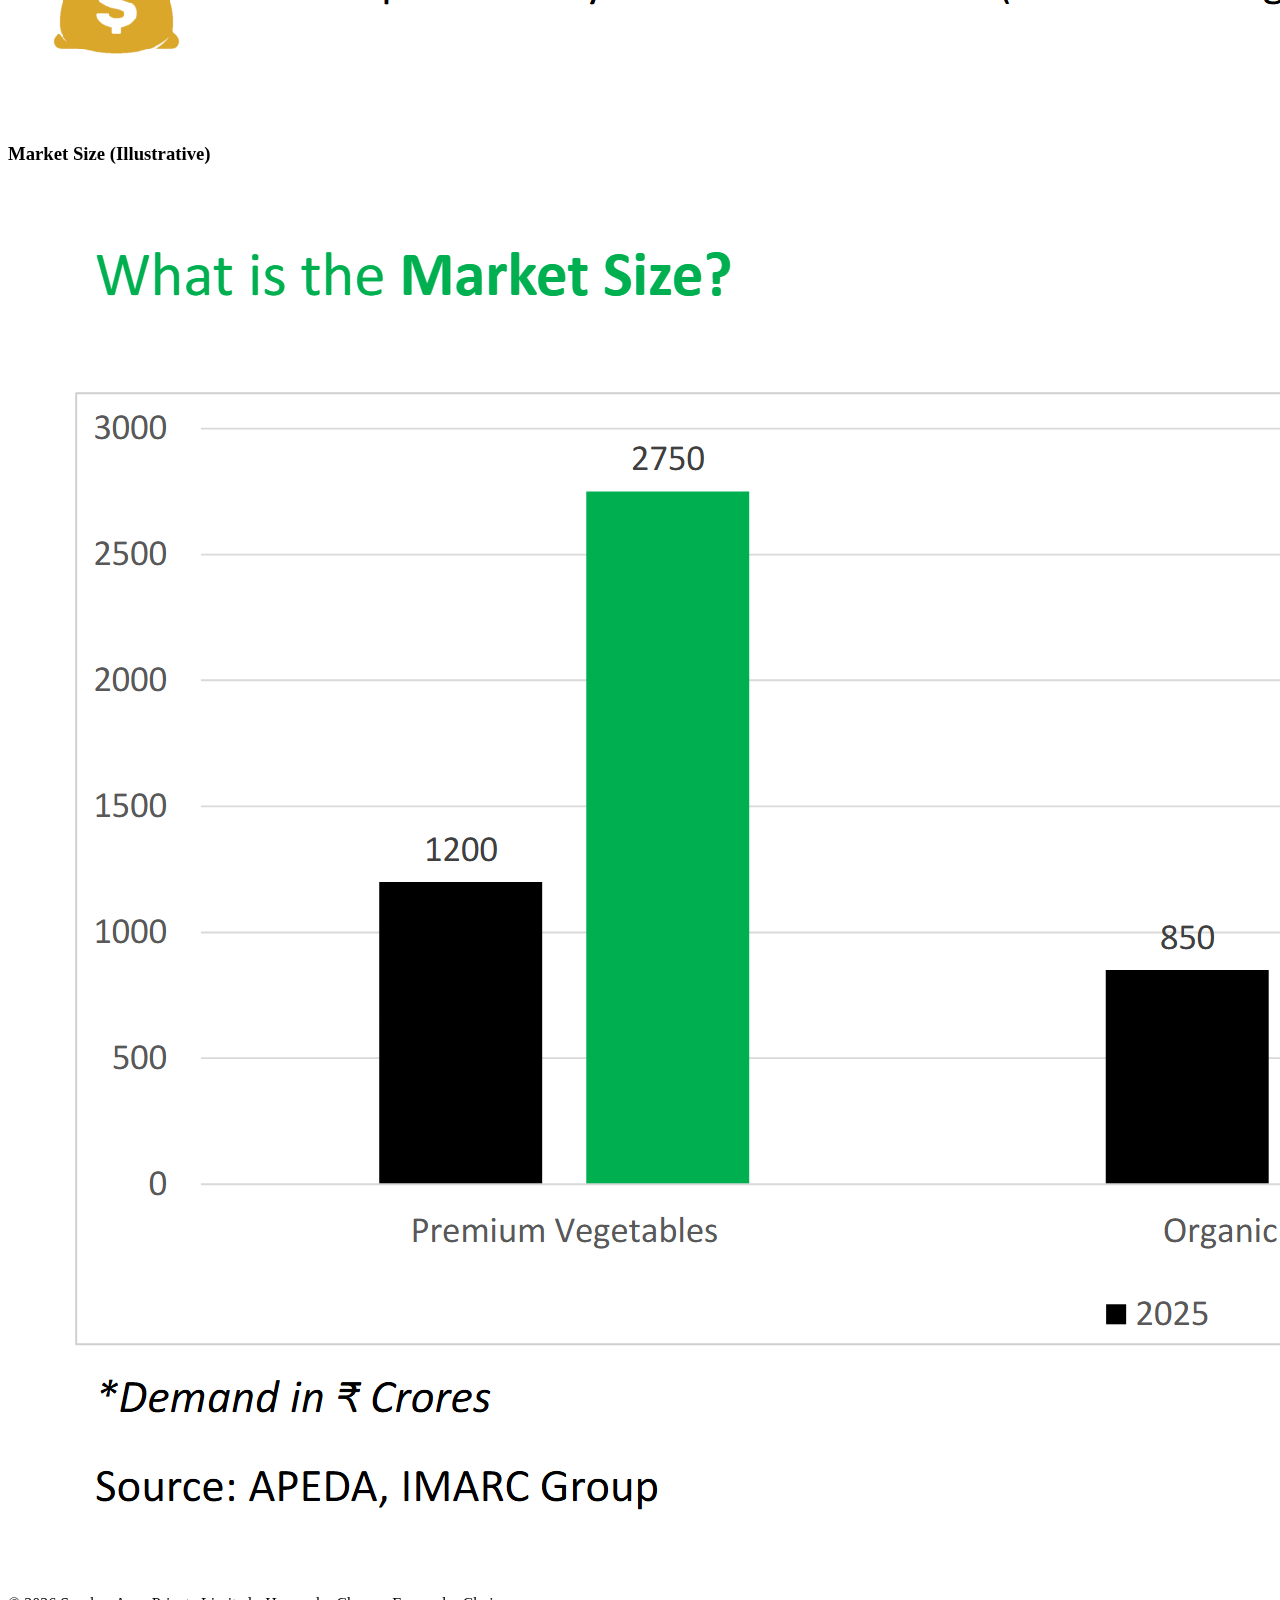
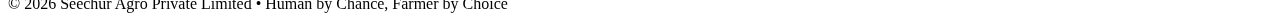
<file: market.html>
<!DOCTYPE html>
<html lang="en">
<head>
  <meta charset="UTF-8" />
  <meta name="viewport" content="width=device-width,initial-scale=1" />
  <title>Market | Seechur Agro</title>
  <link rel="stylesheet" href="assets/style.css" />
  <link href="https://fonts.googleapis.com/css2?family=Poppins:wght@400;600;700&display=swap" rel="stylesheet" />
  <link rel="icon" href="logo.png" type="image/png" />

  <style>
    body::before{
      content:""; position:fixed; inset:0; z-index:-1;
      background:
        linear-gradient(180deg, rgba(0,0,0,.30), rgba(0,0,0,.40)),
        url('hydroponic-bg.jpg') center/cover no-repeat;
      filter:saturate(1.05) brightness(.97);
    }
  </style>

</head>
<body class="market">
  <div id="navbar-placeholder"></div>
  <script>
    fetch('navbar.html').then(r=>r.text()).then(h=>{document.getElementById('navbar-placeholder').innerHTML=h;});
  </script>

  <main class="container">
    <h1>Market</h1>
    <p>Premium vegetables and high-curcumin Lakadong turmeric enjoy strong urban and export demand. Quick commerce and modern retail offer steady channels; Lakadong aligns with APEDA/Spices Board buyers.</p>

    <div class="grid">
      <div class="card">
        <h3>Demand Trend</h3>
        <img class="chart" src="growth-chart.jpg" alt="Demand growth trend" />
      </div>
      <div class="card">
        <h3>Market Size (Illustrative)</h3>
        <img class="chart" src="market-size.jpg" alt="Market size comparison" />
      </div>
    </div>
  </main>

  <footer>© <span id="year"></span> Seechur Agro Private Limited • Human by Chance, Farmer by Choice</footer>
  <script>document.getElementById('year').textContent=new Date().getFullYear();</script>
</body>
</html>
</file>
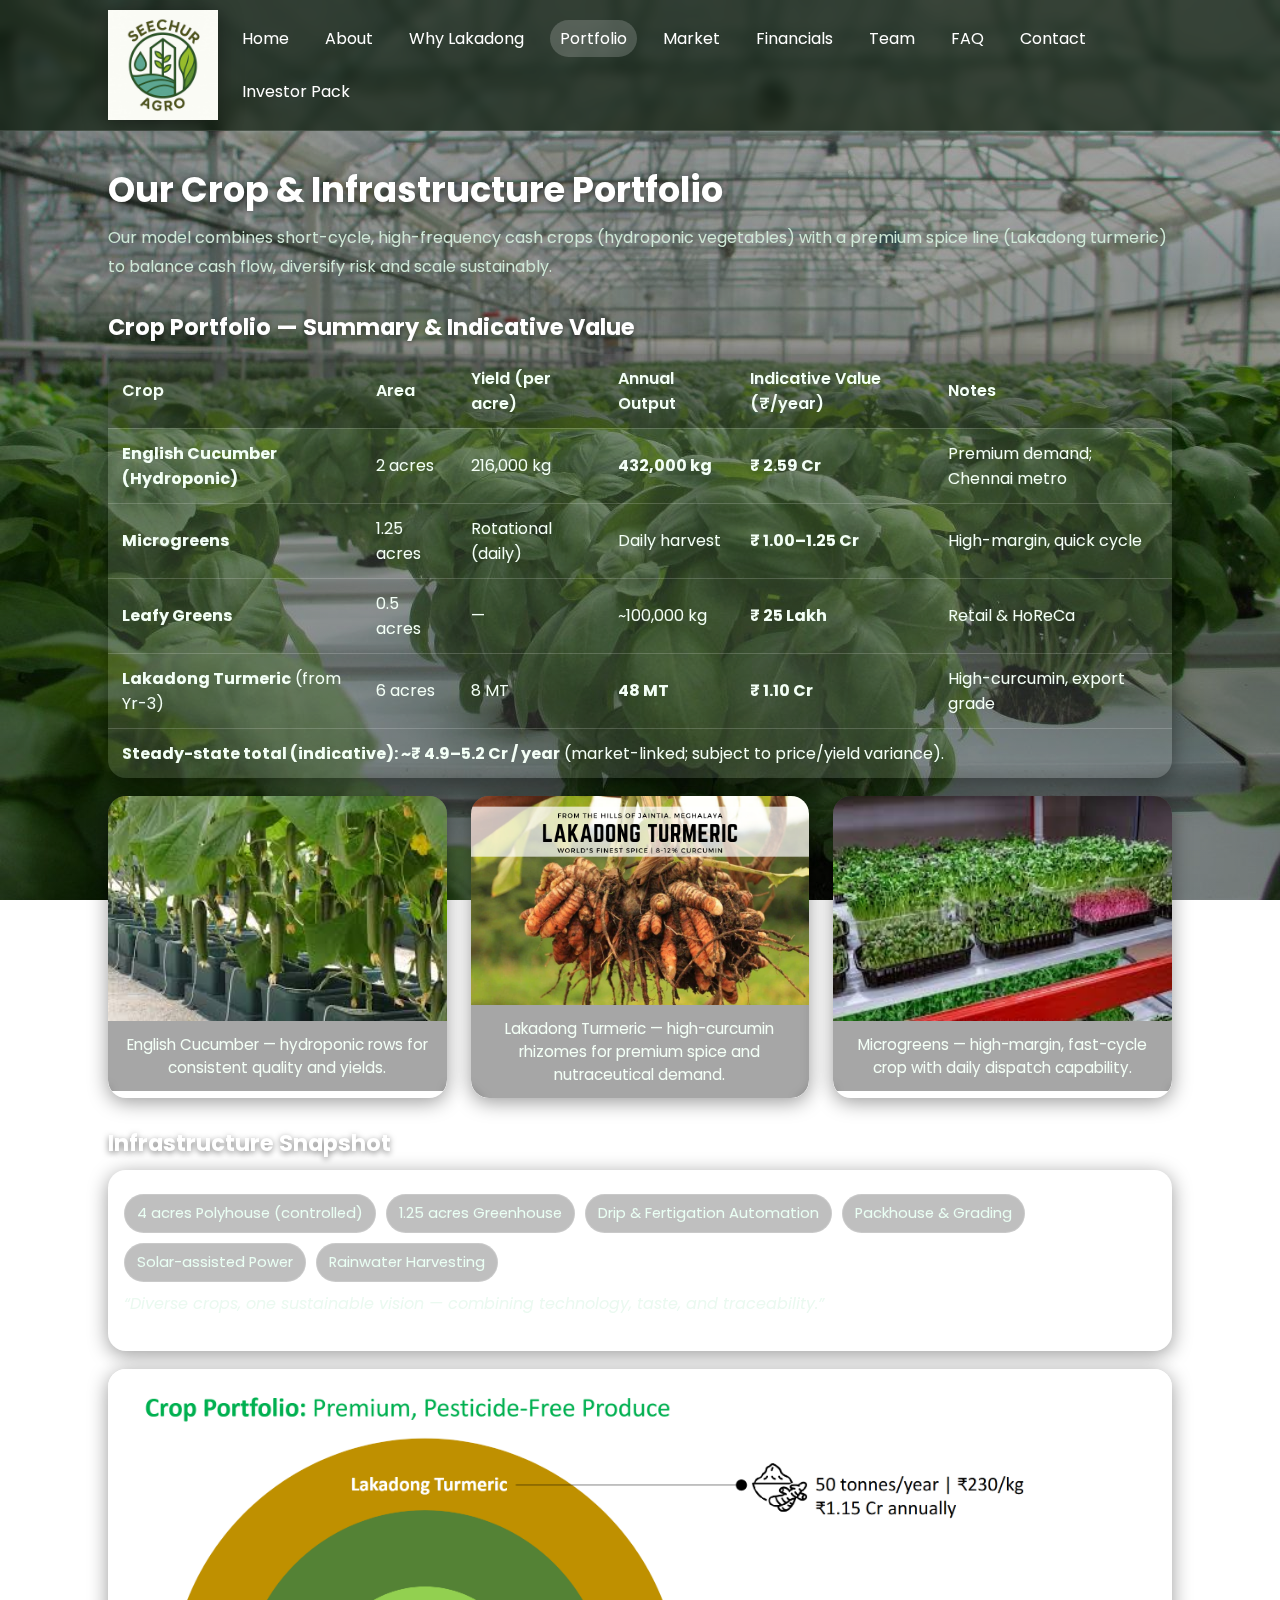
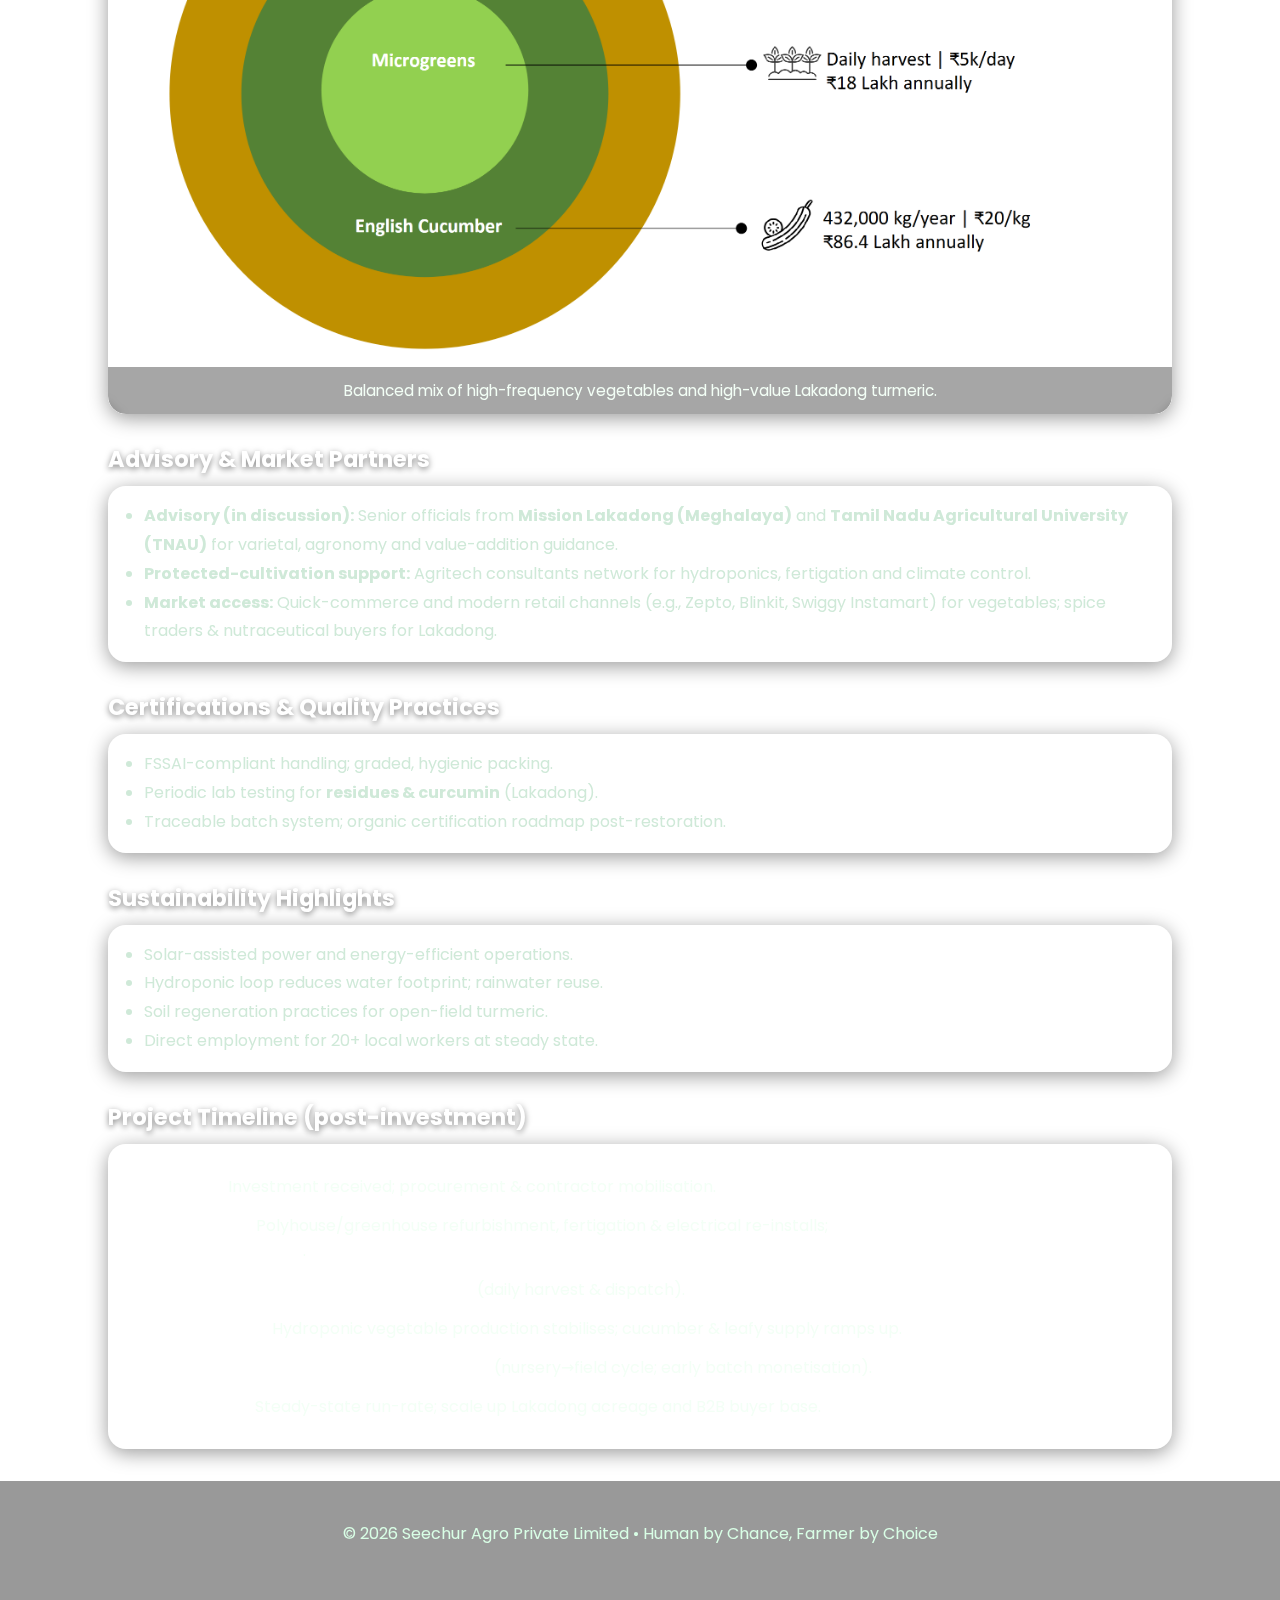
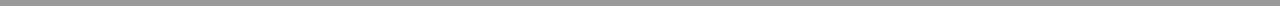
<file: portfolio.html>
<!DOCTYPE html>
<html lang="en">
<head>
<meta charset="utf-8" />
<meta name="viewport" content="width=device-width, initial-scale=1" />
<title>Portfolio • Seechur Agro Private Limited</title>

<link rel="preconnect" href="https://fonts.googleapis.com">
<link href="https://fonts.googleapis.com/css2?family=Poppins:wght@400;600;700&display=swap" rel="stylesheet">

<!-- ✅ Global stylesheet -->
<link rel="stylesheet" href="assets/style.css">

<style>
  :root{
    --text:#f3fff6; --muted:#cfe9d8; --accent:#1f7a4d;
    --nav-bg:rgba(10,25,10,0.7);     /* desktop transparent */
    --nav-solid:#1b4332;             /* mobile drawer solid */
    --glass:rgba(255,255,255,.12);
    --max:1100px;
  }
  *{box-sizing:border-box;margin:0;padding:0}
  body{font-family:'Poppins',system-ui,-apple-system,"Segoe UI",Roboto,Arial;color:var(--text);min-height:100vh;}
  body::before{
    content:""; position:fixed; inset:0; z-index:-1;
    background:
      linear-gradient(180deg, rgba(0,0,0,.3), rgba(0,0,0,.4)),
      url('hydroponic-bg.jpg?v=11') center/cover no-repeat;
    filter:saturate(1.1) brightness(0.95);
  }

  /* ===== Sticky Navbar ===== */
  .site-nav{position:sticky; top:0; z-index:60; background:var(--nav-bg); backdrop-filter:blur(6px); border-bottom:1px solid rgba(255,255,255,.12);}
  .nav-inner{max-width:var(--max); margin:0 auto; padding:10px 18px; display:flex; align-items:center; gap:14px;}
  .brand{display:flex; align-items:center; text-decoration:none}
  .brand img{width:110px; height:auto; object-fit:contain; display:block; filter:drop-shadow(0 4px 12px rgba(0,0,0,.45));}

  /* desktop menu */
  .menu{margin-left:auto;display:flex;gap:16px;flex-wrap:wrap}
  .menu a{color:#ffffff; text-decoration:none; padding:6px 10px; border-radius:999px; transition:.25s;}
  .menu a:hover,.menu a.active{ background:rgba(255,255,255,0.18); }

  /* ===== Mobile drawer ===== */
  .nav-toggle{display:none;margin-left:auto;border:1px solid rgba(255,255,255,.28);background:rgba(0,0,0,.25);color:#eafff5;padding:8px 12px;border-radius:10px;cursor:pointer;}
  .nav-overlay{display:none;}

  @media (max-width: 768px){
    .nav-inner{padding:10px 12px;}
    .brand img{width:84px;}
    .nav-toggle{display:inline-block;}
    .menu{
      position:fixed; top:0; right:-80%;
      width:80%; height:100vh; margin:0;
      display:flex; flex-direction:column; gap:8px;
      padding:18px;
      background:var(--nav-solid);
      border-left:1px solid rgba(255,255,255,.18);
      box-shadow:-10px 0 24px rgba(0,0,0,.45);
      transition:right .28s ease-in-out;
    }
    .menu a{padding:12px 14px;border:1px solid rgba(255,255,255,.16); background:rgba(255,255,255,.06);}
    .site-nav.open .menu{right:0;}
    .nav-overlay{
      position:fixed; inset:0; z-index:55;
      display:none; background:rgba(0,0,0,.55); backdrop-filter:blur(2px);
    }
    .site-nav.open + .nav-overlay{display:block;}
  }

  /* ===== Page content (your original styles) ===== */
  .container{max-width:var(--max);margin:0 auto;padding:32px 18px;}
  h1{font-size:2.2rem;font-weight:700;margin-bottom:8px;color:#fff;text-shadow:0 2px 8px rgba(0,0,0,.55)}
  h2{font-size:1.4rem;margin-top:28px;margin-bottom:10px;color:#fff;text-shadow:0 2px 6px rgba(0,0,0,.5)}
  p{line-height:1.8;color:var(--muted);margin-bottom:16px;}
  ul{color:var(--muted);line-height:1.8;margin-left:20px;}
  .grid{display:grid;gap:24px;grid-template-columns:repeat(auto-fit,minmax(320px,1fr));}

  .card, figure{background:var(--glass);border-radius:18px;box-shadow:0 4px 20px rgba(0,0,0,.4)}
  figure{overflow:hidden}
  figure img{width:100%;height:auto;display:block;transition:transform .35s ease}
  figure:hover img{transform:scale(1.02)}
  figcaption{padding:12px;font-size:.95rem;text-align:center;color:#f3fff6;background:rgba(0,0,0,.35);backdrop-filter:blur(4px)}

  .table-wrap{overflow:auto;border-radius:18px;background:var(--glass);box-shadow:0 4px 20px rgba(0,0,0,.4);margin:10px 0}
  table{width:100%;border-collapse:collapse;min-width:720px;}
  th,td{border-bottom:1px solid rgba(255,255,255,.18);padding:12px 14px;text-align:left;color:#f3fff6}
  th{background:rgba(0,0,0,.25);font-weight:600}
  tr:last-child td{border-bottom:none}

  .badges{display:flex;flex-wrap:wrap;gap:10px;margin:8px 0 4px}
  .badge{padding:8px 12px;border-radius:999px;background:rgba(0,0,0,.25);color:#eafff4;font-size:.92rem;border:1px solid rgba(255,255,255,.15)}

  .timeline{position:relative;margin-top:10px}
  .timeline::before{content:"";position:absolute;left:18px;top:0;bottom:0;width:3px;background:rgba(255,255,255,.35)}
  .milestone{position:relative;padding-left:48px;margin:14px 0}
  .milestone::before{content:"";position:absolute;left:10px;top:.35rem;width:15px;height:15px;border-radius:50%;background:#fff;box-shadow:0 0 0 6px rgba(255,255,255,.15)}
  .milestone b{color:#fff}
  .quote{font-style:italic;color:#eaf9f0;margin-top:8px}

  footer{text-align:center;color:#d9ffe6;padding:40px 12px 60px;background:rgba(0,0,0,.4);backdrop-filter:blur(4px)}

  @media (max-width:720px){h1{font-size:1.9rem}}
</style>
</head>
<body>

<!-- ===== Navbar ===== -->
<nav class="site-nav" id="siteNav">
  <div class="nav-inner">
    <a class="brand" href="index.html"><img src="logo.png?v=26" alt="Seechur Agro logo"></a>
    <button class="nav-toggle" id="navToggle" aria-expanded="false" aria-controls="mobileMenu">☰ Menu</button>
    <div class="menu" id="mobileMenu">
      <a href="index.html">Home</a>
      <a href="about.html">About</a>
      <a href="why-lakadong.html">Why Lakadong</a>
      <a href="portfolio.html">Portfolio</a>
      <a href="market.html">Market</a>
      <a href="financials.html">Financials</a>
      <a href="team.html">Team</a>
      <a href="faq.html">FAQ</a>
      <a href="contact.html">Contact</a>
      <a href="investor-pack.html">Investor Pack</a>
    </div>
  </div>
</nav>
<div class="nav-overlay" id="navOverlay"></div>
<main class="container">
  <h1>Our Crop & Infrastructure Portfolio</h1>
  <p>
    Our model combines short-cycle, high-frequency cash crops (hydroponic vegetables) with a premium spice line (Lakadong turmeric) to
    balance cash flow, diversify risk and scale sustainably.
  </p>

  <!-- Crop Portfolio Summary -->
  <h2>Crop Portfolio — Summary & Indicative Value</h2>
  <div class="table-wrap">
    <table>
      <thead>
        <tr>
          <th>Crop</th><th>Area</th><th>Yield (per acre)</th><th>Annual Output</th><th>Indicative Value (₹/year)</th><th>Notes</th>
        </tr>
      </thead>
      <tbody>
        <tr>
          <td><b>English Cucumber (Hydroponic)</b></td>
          <td>2 acres</td>
          <td>216,000 kg</td>
          <td><b>432,000 kg</b></td>
          <td><b>₹ 2.59 Cr</b></td>
          <td>Premium demand; Chennai metro</td>
        </tr>
        <tr>
          <td><b>Microgreens</b></td>
          <td>1.25 acres</td>
          <td>Rotational (daily)</td>
          <td>Daily harvest</td>
          <td><b>₹ 1.00–1.25 Cr</b></td>
          <td>High-margin, quick cycle</td>
        </tr>
        <tr>
          <td><b>Leafy Greens</b></td>
          <td>0.5 acres</td>
          <td>—</td>
          <td>~100,000 kg</td>
          <td><b>₹ 25 Lakh</b></td>
          <td>Retail & HoReCa</td>
        </tr>
        <tr>
          <td><b>Lakadong Turmeric</b> (from Yr-3)</td>
          <td>6 acres</td>
          <td>8 MT</td>
          <td><b>48 MT</b></td>
          <td><b>₹ 1.10 Cr</b></td>
          <td>High-curcumin, export grade</td>
        </tr>
        <tr>
          <td colspan="6"><b>Steady-state total (indicative): ~₹ 4.9–5.2 Cr / year</b> (market-linked; subject to price/yield variance).</td>
        </tr>
      </tbody>
    </table>
  </div>

  <!-- Images row -->
  <div class="grid" style="margin-top:18px;">
    <figure>
      <img src="cucumber-harvest.jpg" alt="Hydroponic cucumber rows">
      <figcaption>English Cucumber — hydroponic rows for consistent quality and yields.</figcaption>
    </figure>
    <figure>
      <img src="lakadong-rhizome.jpg" alt="Lakadong turmeric rhizomes">
      <figcaption>Lakadong Turmeric — high-curcumin rhizomes for premium spice and nutraceutical demand.</figcaption>
    </figure>
    <figure>
      <img src="microgreens-tray.jpg" alt="Microgreens cultivation trays">
      <figcaption>Microgreens — high-margin, fast-cycle crop with daily dispatch capability.</figcaption>
    </figure>
  </div>

  <!-- Infrastructure -->
  <h2>Infrastructure Snapshot</h2>
  <div class="card" style="padding:16px;">
    <div class="badges">
      <span class="badge">4 acres Polyhouse (controlled)</span>
      <span class="badge">1.25 acres Greenhouse</span>
      <span class="badge">Drip & Fertigation Automation</span>
      <span class="badge">Packhouse & Grading</span>
      <span class="badge">Solar-assisted Power</span>
      <span class="badge">Rainwater Harvesting</span>
    </div>
    <p class="quote">“Diverse crops, one sustainable vision — combining technology, taste, and traceability.”</p>
  </div>

  <!-- Portfolio chart (optional) -->
  <div class="grid" style="margin-top:18px;">
    <figure>
      <img src="crop-portfolio.png" alt="Crop portfolio chart"
           onerror="this.closest('figure').style.display='none'">
      <figcaption>Balanced mix of high-frequency vegetables and high-value Lakadong turmeric.</figcaption>
    </figure>
  </div>

  <!-- Partners & Advisory -->
  <h2>Advisory & Market Partners</h2>
  <div class="card" style="padding:16px;">
    <ul>
      <li><b>Advisory (in discussion):</b> Senior officials from <b>Mission Lakadong (Meghalaya)</b> and <b>Tamil Nadu Agricultural University (TNAU)</b> for varietal, agronomy and value-addition guidance.</li>
      <li><b>Protected-cultivation support:</b> Agritech consultants network for hydroponics, fertigation and climate control.</li>
      <li><b>Market access:</b> Quick-commerce and modern retail channels (e.g., Zepto, Blinkit, Swiggy Instamart) for vegetables; spice traders & nutraceutical buyers for Lakadong.</li>
    </ul>
  </div>

  <!-- Quality & Sustainability -->
  <h2>Certifications & Quality Practices</h2>
  <div class="card" style="padding:16px;">
    <ul>
      <li>FSSAI-compliant handling; graded, hygienic packing.</li>
      <li>Periodic lab testing for <b>residues & curcumin</b> (Lakadong).</li>
      <li>Traceable batch system; organic certification roadmap post-restoration.</li>
    </ul>
  </div>

  <h2>Sustainability Highlights</h2>
  <div class="card" style="padding:16px;">
    <ul>
      <li>Solar-assisted power and energy-efficient operations.</li>
      <li>Hydroponic loop reduces water footprint; rainwater reuse.</li>
      <li>Soil regeneration practices for open-field turmeric.</li>
      <li>Direct employment for 20+ local workers at steady state.</li>
    </ul>
  </div>

  <!-- Timeline -->
  <h2>Project Timeline (post-investment)</h2>
  <div class="card" style="padding:16px;">
    <div class="timeline">
      <div class="milestone"><b>Day 0:</b> Investment received; procurement & contractor mobilisation.</div>
      <div class="milestone"><b>Day 1–90:</b> Polyhouse/greenhouse refurbishment, fertigation & electrical re-installs; <b>Lakadong nursery established in protected area</b>.</div>
      <div class="milestone"><b>Day 30:</b> <b>Microgreens revenue starts</b> (daily harvest & dispatch).</div>
      <div class="milestone"><b>Month 4–6:</b> Hydroponic vegetable production stabilises; cucumber & leafy supply ramps up.</div>
      <div class="milestone"><b>Month 7:</b> <b>First cheque from Lakadong</b> (nursery→field cycle; early batch monetisation).</div>
      <div class="milestone"><b>Month 12:</b> Steady-state run-rate; scale up Lakadong acreage and B2B buyer base.</div>
    </div>
  </div>

</main>

<footer>
  © <span id="year"></span> Seechur Agro Private Limited • Human by Chance, Farmer by Choice
</footer>

<script>
(function(){
  // Footer year + active link
  const y=document.getElementById('year');
  if(y) y.textContent=new Date().getFullYear();
  const current=(location.pathname.split('/').pop()||'portfolio.html').toLowerCase();
  document.querySelectorAll('.menu a').forEach(a=>{
    if(a.getAttribute('href').toLowerCase()===current) a.classList.add('active');
  });

  // Mobile drawer (slide-in)
  const nav=document.getElementById('siteNav');
  const toggle=document.getElementById('navToggle');
  const overlay=document.getElementById('navOverlay');
  function openMenu(){nav.classList.add('open');toggle.setAttribute('aria-expanded','true');document.body.style.overflow='hidden';}
  function closeMenu(){nav.classList.remove('open');toggle.setAttribute('aria-expanded','false');document.body.style.overflow='';}
  if(toggle){toggle.addEventListener('click',()=>{nav.classList.contains('open')?closeMenu():openMenu();});}
  if(overlay){overlay.addEventListener('click',closeMenu);}
  document.addEventListener('keydown',e=>{if(e.key==='Escape')closeMenu();});
})();
</script>
</body>
</html>
</file>
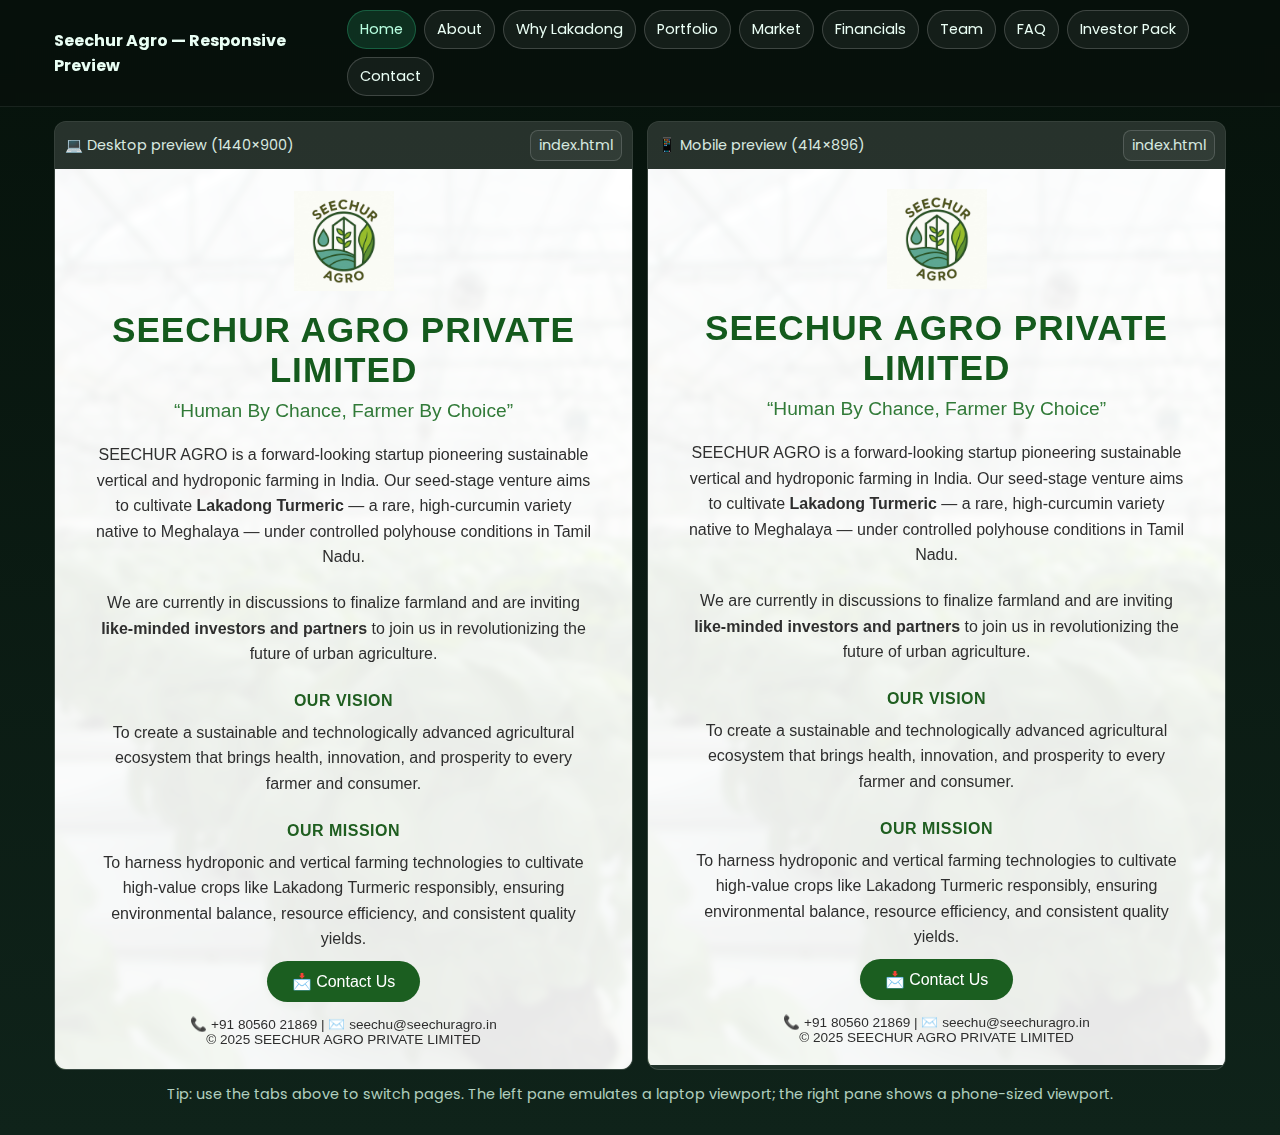
<file: responsive-preview.html>
<!DOCTYPE html>
<html lang="en">
<head>
<meta charset="utf-8">
<title>Seechur Agro – Responsive Preview (Desktop vs Mobile)</title>
<meta name="viewport" content="width=device-width, initial-scale=1">
<link rel="preconnect" href="https://fonts.googleapis.com">
<link href="https://fonts.googleapis.com/css2?family=Poppins:wght@500;700&display=swap" rel="stylesheet">
<style>
  :root { --bg:#0b1510; --glass:rgba(255,255,255,.08); --accent:#2dbb7f; }
  *{box-sizing:border-box}
  body{margin:0;font-family:Poppins,system-ui,Segoe UI,Roboto,Arial;background:linear-gradient(180deg,#06120b,#0f231a)}
  header{position:sticky;top:0;z-index:10;background:rgba(7,15,11,.7);backdrop-filter:blur(6px);
         border-bottom:1px solid rgba(255,255,255,.08)}
  .bar{max-width:1200px;margin:0 auto;padding:10px 14px;display:flex;gap:10px;align-items:center}
  .title{color:#eafff5;font-weight:700}
  .tabs{display:flex;flex-wrap:wrap;gap:8px;margin-left:auto}
  .tab{padding:8px 12px;border-radius:999px;color:#eafff5;text-decoration:none;border:1px solid rgba(255,255,255,.18);
       background:rgba(255,255,255,.06);font-size:.9rem}
  .tab.active{background:rgba(45,187,127,.18);border-color:rgba(45,187,127,.35);color:#b7ffe0}
  main{max-width:1200px;margin:14px auto;padding:0 14px}
  .grid{display:grid;grid-template-columns:1fr 1fr;gap:14px}
  .framebox{border:1px solid rgba(255,255,255,.12);border-radius:12px;overflow:hidden;background:var(--glass)}
  .label{display:flex;justify-content:space-between;align-items:center;padding:8px 10px;color:#eafff5;background:rgba(255,255,255,.06)}
  .label span{opacity:.9;font-size:.9rem}
  iframe{display:block;width:100%;border:0;background:#111}
  /* Viewport sizes */
  .desktop iframe{height:900px}
  .mobile iframe{height:896px}
  /* Panel headers */
  .chip{padding:4px 8px;border-radius:8px;border:1px solid rgba(255,255,255,.18);background:rgba(255,255,255,.06);font-size:.8rem}
  footer{max-width:1200px;margin:10px auto 30px;color:#cfeede;opacity:.85;text-align:center;font-size:.9rem}
  @media (max-width:1100px){ .grid{grid-template-columns:1fr} .desktop iframe,.mobile iframe{height:720px} }
</style>
</head>
<body>
<header>
  <div class="bar">
    <div class="title">Seechur Agro — Responsive Preview</div>
    <nav class="tabs" id="tabs">
      <a class="tab" data-page="index.html">Home</a>
      <a class="tab" data-page="about.html">About</a>
      <a class="tab" data-page="why-lakadong.html">Why Lakadong</a>
      <a class="tab" data-page="portfolio.html">Portfolio</a>
      <a class="tab" data-page="market.html">Market</a>
      <a class="tab" data-page="financials.html">Financials</a>
      <a class="tab" data-page="team.html">Team</a>
      <a class="tab" data-page="faq.html">FAQ</a>
      <a class="tab" data-page="investor-pack.html">Investor Pack</a>
      <a class="tab" data-page="contact.html">Contact</a>
    </nav>
  </div>
</header>

<main>
  <div class="grid">
    <section class="framebox desktop">
      <div class="label">
        <span>💻 Desktop preview (1440×900)</span>
        <span class="chip" id="leftUrl">—</span>
      </div>
      <iframe id="left" title="Desktop preview"></iframe>
    </section>

    <section class="framebox mobile">
      <div class="label">
        <span>📱 Mobile preview (414×896)</span>
        <span class="chip" id="rightUrl">—</span>
      </div>
      <iframe id="right" title="Mobile preview"></iframe>
    </section>
  </div>
</main>

<footer>
  Tip: use the tabs above to switch pages. The left pane emulates a laptop viewport; the right pane shows a phone-sized viewport.
</footer>

<script>
  // Default page
  const DEFAULT_PAGE = 'index.html';
  const tabs = document.getElementById('tabs').querySelectorAll('.tab');
  const left = document.getElementById('left');
  const right = document.getElementById('right');
  const leftUrl = document.getElementById('leftUrl');
  const rightUrl = document.getElementById('rightUrl');

  function loadPage(page){
    // mark active
    tabs.forEach(t => t.classList.toggle('active', t.dataset.page === page));
    // set src (relative paths; works on GitHub Pages too)
    left.src = page;
    right.src = page;
    leftUrl.textContent = page;
    rightUrl.textContent = page;
  }

  tabs.forEach(t => {
    t.addEventListener('click', (e) => {
      e.preventDefault();
      loadPage(t.dataset.page);
    });
  });

  // On first load: try query ?p=about.html
  const qs = new URLSearchParams(location.search);
  const start = qs.get('p') || DEFAULT_PAGE;
  loadPage(start);
</script>
</body>
</html>
</file>
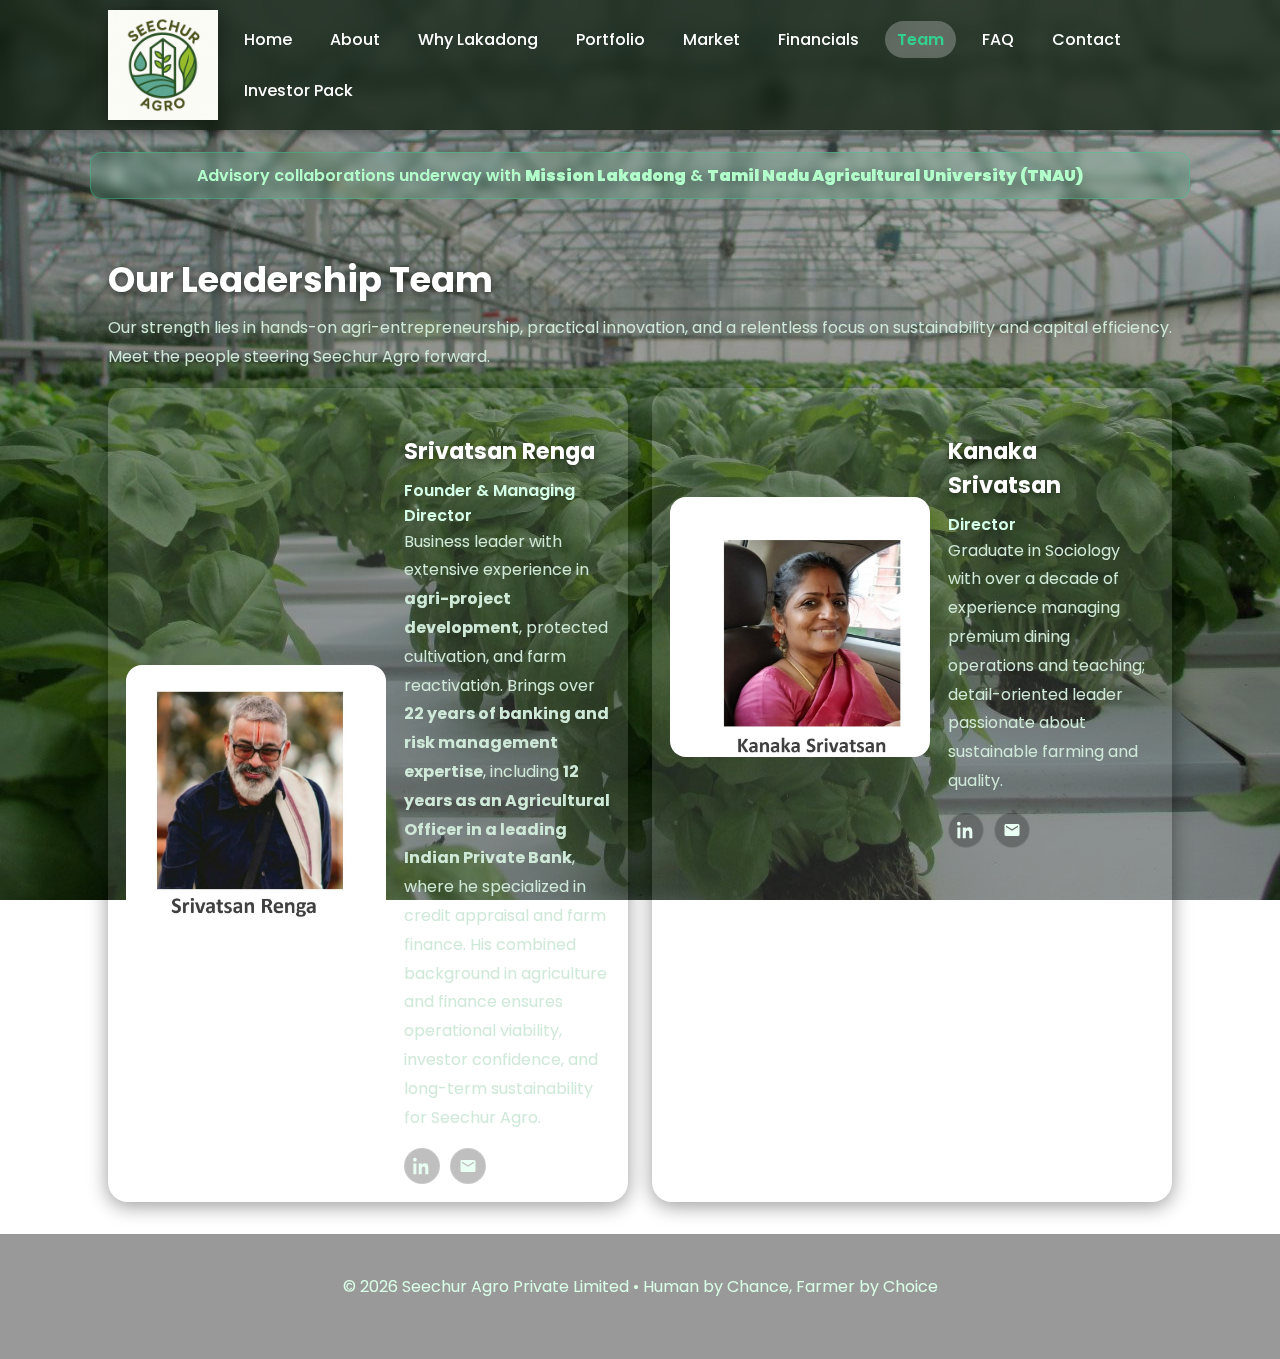
<file: team.html>
<!DOCTYPE html>
<html lang="en">
<head>
<meta charset="utf-8" />
<meta name="viewport" content="width=device-width, initial-scale=1" />
<title>Team • Seechur Agro Private Limited</title>

<link rel="preconnect" href="https://fonts.googleapis.com">
<link href="https://fonts.googleapis.com/css2?family=Poppins:wght@400;600;700&display=swap" rel="stylesheet">

<style>
  :root{
    --text:#f3fff6; --muted:#cfe9d8; --nav-bg:rgba(10,25,10,0.7);
    --glass:rgba(255,255,255,.12); --max:1100px;
    --hover:#33d18f;
  }
  *{box-sizing:border-box;margin:0;padding:0}
  body{font-family:'Poppins',system-ui,-apple-system,"Segoe UI",Roboto,Arial;color:var(--text);min-height:100vh;}
  body::before{
    content:""; position:fixed; inset:0; z-index:-1;
    background:
      linear-gradient(180deg, rgba(0,0,0,.30), rgba(0,0,0,.40)),
      url('hydroponic-bg.jpg?v=20') center/cover no-repeat;
    filter:saturate(1.05) brightness(.97);
  }

  /* NAV */
  .site-nav{position:sticky; top:0; z-index:50; background:var(--nav-bg); backdrop-filter:blur(6px);}
  .nav-inner{max-width:var(--max); margin:0 auto; padding:10px 18px; display:flex; align-items:center; gap:14px;}
  .brand img{width:110px; height:auto; object-fit:contain; display:block; filter:drop-shadow(0 4px 12px rgba(0,0,0,.45));}
  .menu{margin-left:auto; display:flex; gap:16px; flex-wrap:wrap}
  .menu a{color:#fff; text-decoration:none; padding:6px 10px; border-radius:999px; transition:.25s;}
  .menu a:hover,.menu a.active{background:rgba(255,255,255,.18)}

  /* BANNER */
  .banner{
    background:rgba(51,209,143,.12);
    border:1px solid rgba(51,209,143,.4);
    border-radius:12px;
    padding:10px 18px;
    text-align:center;
    font-weight:600;
    color:#b2ffcb;
    max-width:var(--max);
    margin:22px auto;
    backdrop-filter:blur(5px);
    animation:glow 3s ease-in-out infinite alternate;
  }
  @keyframes glow{
    from{box-shadow:0 0 6px rgba(51,209,143,.2);}
    to{box-shadow:0 0 16px rgba(51,209,143,.4);}
  }

  /* LAYOUT */
  .container{max-width:var(--max); margin:0 auto; padding:32px 18px;}
  h1{font-size:2.2rem; font-weight:700; margin-bottom:8px; text-shadow:0 2px 8px rgba(0,0,0,.55)}
  h2{font-size:1.4rem; margin-top:28px; margin-bottom:10px; text-shadow:0 2px 6px rgba(0,0,0,.5)}
  p{line-height:1.8; color:var(--muted); margin-bottom:16px;}
  .grid{display:grid; gap:24px; grid-template-columns:repeat(auto-fit,minmax(320px,1fr));}

  /* CARDS + fade-in */
  .card{
    background:var(--glass); border-radius:20px; box-shadow:0 4px 20px rgba(0,0,0,.4); padding:18px;
    opacity:0; transform:translateY(14px); transition:opacity .7s ease, transform .7s ease;
  }
  .card.show{opacity:1; transform:translateY(0);}

  /* PROFILE */
  .profile{display:flex; gap:18px; align-items:center}
  .avatar{
    flex:0 0 260px; width:260px; aspect-ratio:1/1;
    border-radius:16px; overflow:hidden; background:#0b0b0b22;
    margin:auto; display:flex; justify-content:center; align-items:center;
  }
  .avatar img{
    width:100%; height:100%; object-fit:cover; display:block;
    transition:transform .4s ease;
  }
  .avatar img:hover{ transform:scale(1.03); }

  .role{color:#d6ffe9; font-weight:600; margin-top:2px}
  .icons{display:flex; gap:10px; margin-top:8px}
  .icon{
    width:36px; height:36px; border-radius:999px; display:grid; place-items:center;
    background:rgba(0,0,0,.25); border:1px solid rgba(255,255,255,.14);
    transition:transform .15s ease, box-shadow .15s ease, background .15s ease;
  }
  .icon:hover{transform:translateY(-2px); box-shadow:0 6px 18px rgba(0,0,0,.35); background:rgba(0,0,0,.35)}
  .icon svg{width:18px; height:18px; fill:#eafff4}
  .icon.linkedin:hover svg{fill:var(--hover)}
  .icon.mail:hover svg{fill:#fff}

  footer{text-align:center; color:#d9ffe6; padding:40px 12px 60px; background:rgba(0,0,0,.4); backdrop-filter:blur(4px)}

  @media (max-width:720px){
    .brand img{width:84px;} h1{font-size:1.9rem;} .nav-inner{padding:10px 12px;}
    .profile{flex-direction:column; text-align:center}
    .avatar{width:280px;}
  }
</style>
</head>
<body>

<div id="navbar-placeholder"></div>

<script>
  fetch('navbar.html')
    .then(res => res.text())
    .then(data => {
      document.getElementById('navbar-placeholder').innerHTML = data;

      // Highlight current page link
      const current = (location.pathname.split('/').pop() || 'index.html').toLowerCase();
      document.querySelectorAll('.menu a').forEach(a => {
        if (a.getAttribute('href').toLowerCase() === current) a.classList.add('active');
      });
    });
</script>


<!-- Advisory Banner -->
<div class="banner">
  Advisory collaborations underway with <b>Mission Lakadong</b> & <b>Tamil Nadu Agricultural University (TNAU)</b>
</div>

<main class="container">
  <h1>Our Leadership Team</h1>
  <p>
    Our strength lies in hands-on agri-entrepreneurship, practical innovation, and a relentless focus on
    sustainability and capital efficiency. Meet the people steering Seechur Agro forward.
  </p>

  <section class="grid">
    <!-- Srivatsan -->
    <article class="card">
      <div class="profile">
        <div class="avatar">
          <img src="srivatsan-renga.jpg" alt="Srivatsan Renga">
        </div>
        <div>
          <h2>Srivatsan Renga</h2>
          <div class="role">Founder & Managing Director</div>
          <p>
            Business leader with extensive experience in <b>agri-project development</b>, protected cultivation,
            and farm reactivation. Brings over <b>22 years of banking and risk management expertise</b>, including
            <b>12 years as an Agricultural Officer in a leading Indian Private Bank</b>, where he specialized in
            credit appraisal and farm finance. His combined background in agriculture and finance ensures operational
            viability, investor confidence, and long-term sustainability for Seechur Agro.
          </p>
          <div class="icons">
            <a class="icon linkedin" href="https://www.linkedin.com/in/srivatsan-renga-85219151?utm_source=share&utm_campaign=share_via&utm_content=profile&utm_medium=android_app" target="_blank" rel="noopener" aria-label="Srivatsan on LinkedIn">
              <svg viewBox="0 0 24 24"><path d="M4.98 3.5C4.98 4.88 3.86 6 2.5 6S0 4.88 0 3.5 1.12 1 2.5 1s2.48 1.12 2.48 2.5zM.5 8.5h4V23h-4V8.5zm7.5 0h3.84v1.98h.06c.53-1 1.82-2.06 3.76-2.06 4.02 0 4.76 2.65 4.76 6.09V23h-4v-6.64c0-1.58-.03-3.62-2.2-3.62-2.2 0-2.54 1.72-2.54 3.5V23h-4V8.5z"/></svg>
            </a>
            <a class="icon mail" href="mailto:seechu@seechuragro.in" aria-label="Email Srivatsan">
              <svg viewBox="0 0 24 24"><path d="M20 4H4c-1.1 0-2 .9-2 2v12a2 2 0 002 2h16a2 2 0 002-2V6a2 2 0 00-2-2zm0 4l-8 5-8-5V6l8 5 8-5v2z"/></svg>
            </a>
          </div>
        </div>
      </div>
    </article>

    <!-- Kanaka -->
    <article class="card">
      <div class="profile">
        <div class="avatar">
          <img src="kanaka-srivatsan.jpg" alt="Kanaka Srivatsan">
        </div>
        <div>
          <h2>Kanaka Srivatsan</h2>
          <div class="role">Director</div>
          <p>
            Graduate in Sociology with over a decade of experience managing premium dining operations and teaching;
            detail-oriented leader passionate about sustainable farming and quality.
          </p>
          <div class="icons">
            <a class="icon linkedin" href="https://www.linkedin.com/in/kanaka-srivatsan-8a8b17371?utm_source=share&utm_campaign=share_via&utm_content=profile&utm_medium=android_app" target="_blank" rel="noopener" aria-label="Kanaka on LinkedIn">
              <svg viewBox="0 0 24 24"><path d="M4.98 3.5C4.98 4.88 3.86 6 2.5 6S0 4.88 0 3.5 1.12 1 2.5 1s2.48 1.12 2.48 2.5zM.5 8.5h4V23h-4V8.5zm7.5 0h3.84v1.98h.06c.53-1 1.82-2.06 3.76-2.06 4.02 0 4.76 2.65 4.76 6.09V23h-4v-6.64c0-1.58-.03-3.62-2.2-3.62-2.2 0-2.54 1.72-2.54 3.5V23h-4V8.5z"/></svg>
            </a>
            <a class="icon mail" href="mailto:kanaka@seechuragro.in" aria-label="Email Kanaka">
              <svg viewBox="0 0 24 24"><path d="M20 4H4c-1.1 0-2 .9-2 2v12a2 2 0 002 2h16a2 2 0 002-2V6a2 2 0 00-2-2zm0 4l-8 5-8-5V6l8 5 8-5v2z"/></svg>
            </a>
          </div>
        </div>
      </div>
    </article>
  </section>
</main>

<footer>
  © <span id="year"></span> Seechur Agro Private Limited • Human by Chance, Farmer by Choice
</footer>

<script>
(function(){
  const y=document.getElementById('year');
  if(y) y.textContent=new Date().getFullYear();
  const current=(location.pathname.split('/').pop()||'team.html').toLowerCase();
  document.querySelectorAll('.menu a').forEach(a=>{
    if(a.getAttribute('href').toLowerCase()===current) a.classList.add('active');
  });

  const cards=[...document.querySelectorAll('.card')];
  const io=new IntersectionObserver((entries)=>{
    entries.forEach(e=>{ if(e.isIntersecting){ e.target.classList.add('show'); io.unobserve(e.target);} });
  },{threshold:0.18});
  cards.forEach(c=>io.observe(c));
})();
</script>
</body>
</html>
</file>
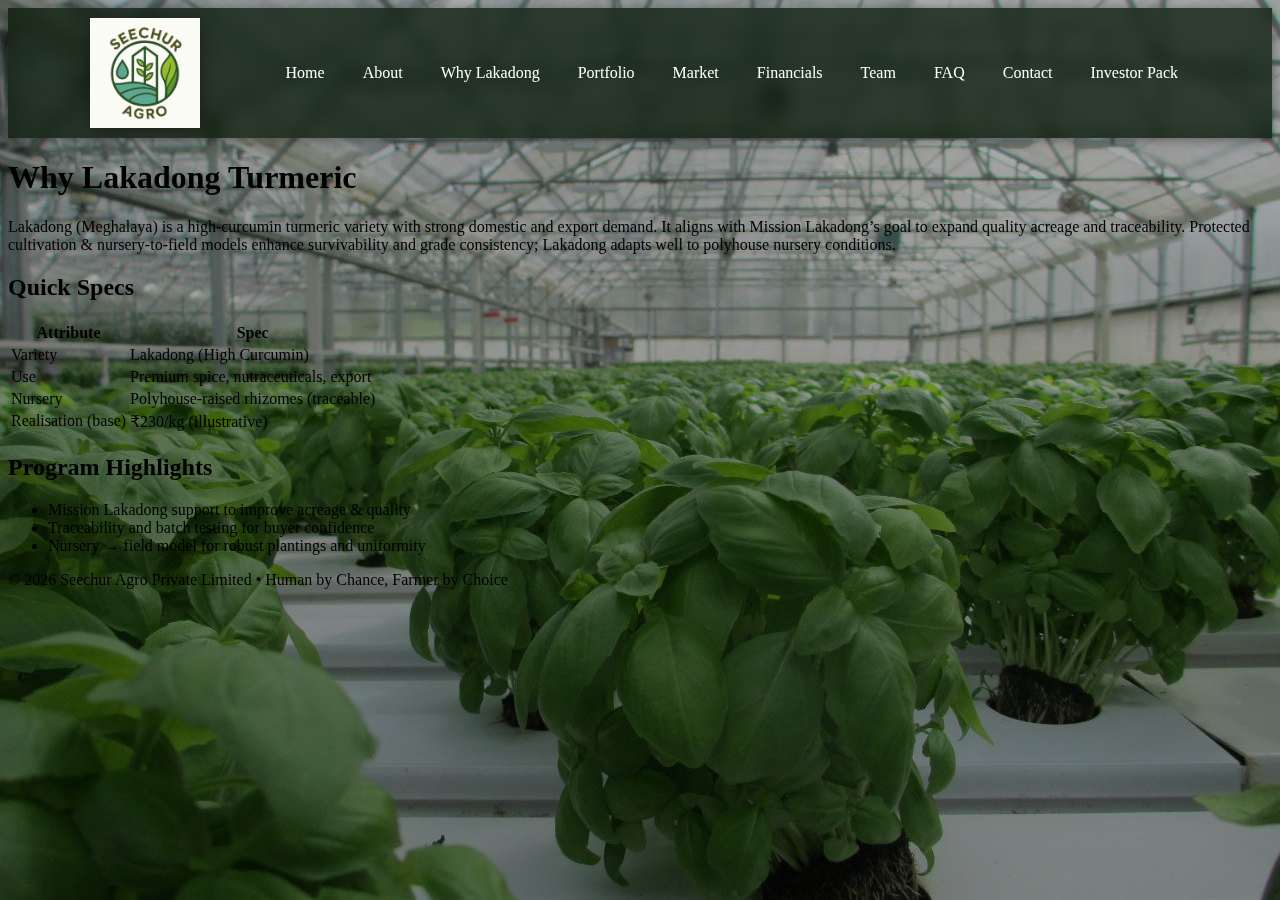
<file: why-lakadong.html>
<!DOCTYPE html>
<html lang="en">
<head>
  <meta charset="UTF-8" />
  <meta name="viewport" content="width=device-width,initial-scale=1" />
  <title>Why Lakadong | Seechur Agro</title>
  <link rel="stylesheet" href="assets/style.css" />
  <link href="https://fonts.googleapis.com/css2?family=Poppins:wght@400;600;700&display=swap" rel="stylesheet" />
  <link rel="icon" href="logo.png" type="image/png" />

  <style>
    body::before{
      content:""; position:fixed; inset:0; z-index:-1;
      background:
        linear-gradient(180deg, rgba(0,0,0,.30), rgba(0,0,0,.40)),
        url('hydroponic-bg.jpg') center/cover no-repeat;
      filter:saturate(1.05) brightness(.97);
    }
  </style>

</head>
<body class="lakadong">
  <div id="navbar-placeholder"></div>
  <script>
    fetch('navbar.html').then(r=>r.text()).then(h=>{document.getElementById('navbar-placeholder').innerHTML=h;});
  </script>

  <main class="container">
    <h1>Why Lakadong Turmeric</h1>
    <p>Lakadong (Meghalaya) is a high-curcumin turmeric variety with strong domestic and export demand. It aligns with Mission Lakadong’s goal to expand quality acreage and traceability. Protected cultivation & nursery-to-field models enhance survivability and grade consistency; Lakadong adapts well to polyhouse nursery conditions.</p>

    <h2>Quick Specs</h2>
    <div class="table-wrap">
      <table>
        <thead><tr><th>Attribute</th><th>Spec</th></tr></thead>
        <tbody>
          <tr><td>Variety</td><td>Lakadong (High Curcumin)</td></tr>
          <tr><td>Use</td><td>Premium spice, nutraceuticals, export</td></tr>
          <tr><td>Nursery</td><td>Polyhouse-raised rhizomes (traceable)</td></tr>
          <tr><td>Realisation (base)</td><td>₹230/kg (illustrative)</td></tr>
        </tbody>
      </table>
    </div>

    <h2>Program Highlights</h2>
    <ul>
      <li>Mission Lakadong support to improve acreage & quality</li>
      <li>Traceability and batch testing for buyer confidence</li>
      <li>Nursery → field model for robust plantings and uniformity</li>
    </ul>
  </main>

  <footer>© <span id="year"></span> Seechur Agro Private Limited • Human by Chance, Farmer by Choice</footer>
  <script>document.getElementById('year').textContent=new Date().getFullYear();</script>
</body>
</html>
</file>
<file: assets/style.css>

</file>
